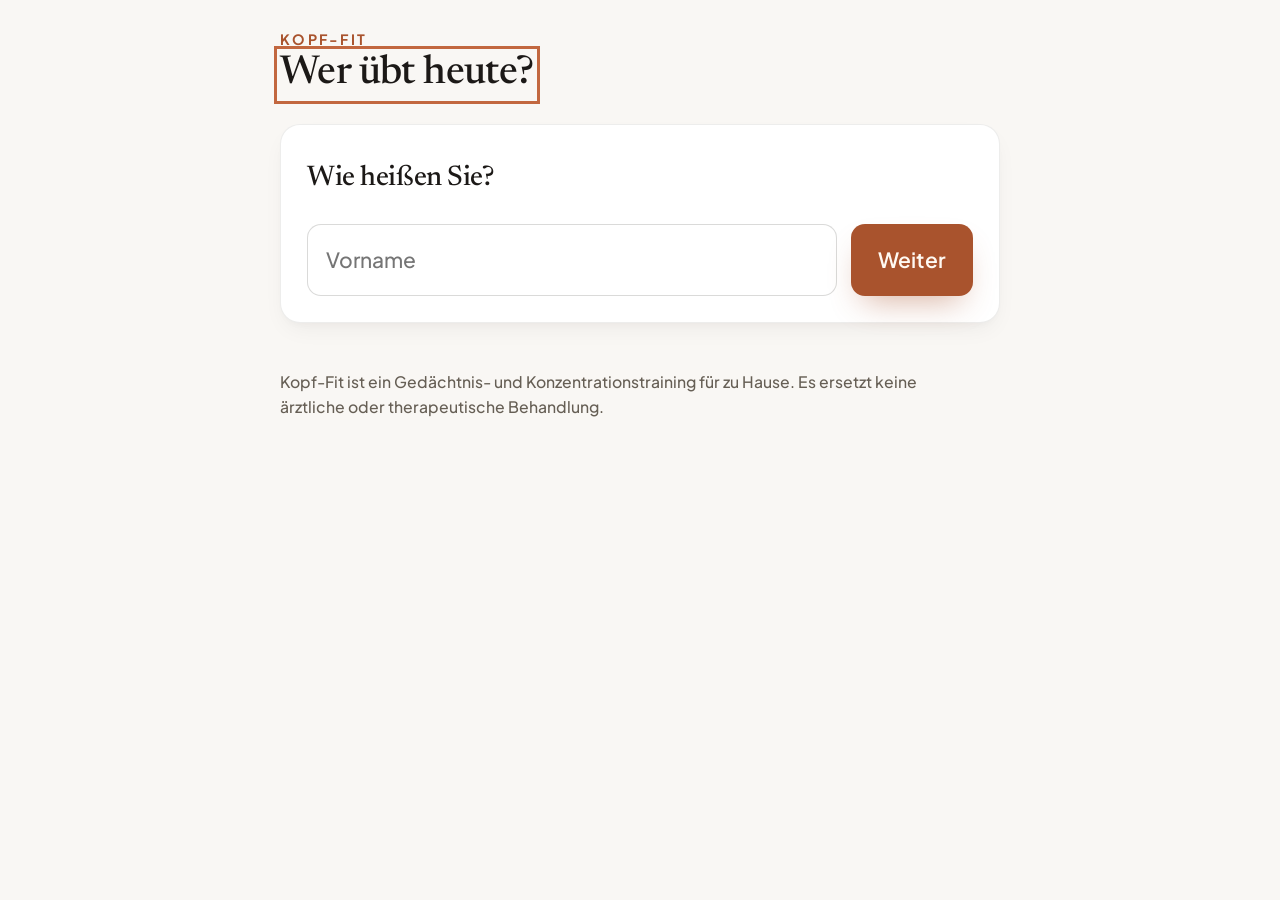
<file: index.html>
<!doctype html>
<html lang="de">
<head>
  <meta charset="utf-8">
  <meta name="viewport" content="width=device-width, initial-scale=1, viewport-fit=cover">
  <title>Kopf-Fit</title>
  <meta name="description" content="Gedächtnis- und Konzentrationstraining mit Kartenspielen – kostenlos und offline.">
  <meta name="theme-color" content="#F9F7F4">
  <meta name="color-scheme" content="light dark">
  <link rel="preconnect" href="https://fonts.googleapis.com">
  <link rel="preconnect" href="https://fonts.gstatic.com" crossorigin>
  <link rel="stylesheet" href="https://fonts.googleapis.com/css2?family=Newsreader:ital,opsz,wght@0,6..72,400..600;1,6..72,400..500&family=Plus+Jakarta+Sans:wght@400;500;600;700&display=swap">
  <link rel="manifest" href="manifest.webmanifest">
  <link rel="icon" href="icon.svg" type="image/svg+xml">
  <link rel="apple-touch-icon" href="icon.svg">
  <link rel="stylesheet" href="style.css">
  <link rel="stylesheet" href="css/gedaechtnis.css">
  <link rel="stylesheet" href="css/planen.css">
  <link rel="stylesheet" href="css/sehen.css">
  <link rel="stylesheet" href="css/karten.css">
  <link rel="stylesheet" href="css/auswertung.css">
  <link rel="stylesheet" href="css/patience.css">
  <link rel="stylesheet" href="css/skat.css">
  <link rel="stylesheet" href="css/romme66.css">
  <link rel="stylesheet" href="css/aufmerksamkeit2.css">
  <link rel="stylesheet" href="css/sehen2.css">
  <link rel="stylesheet" href="css/profil.css">
  <link rel="stylesheet" href="css/visuomotorik.css">
  <link rel="stylesheet" href="css/beruf.css">
  <link rel="stylesheet" href="css/therapie.css">
  <link rel="stylesheet" href="css/bedienung.css">
</head>
<body>
  <div id="app" aria-live="polite"></div>
  <noscript>Bitte JavaScript aktivieren, um Kopf-Fit zu nutzen.</noscript>
  <script type="module" src="js/app.js"></script>
</body>
</html>
</file>
<file: style.css>
/* Kopf-Fit – Gestaltung nach Richtung A „Klar & ruhig“,
   Farben und Schriften übernommen von der VELVO-Hauptseite (Copper, Sage, warmes Canvas).
   Heller und dunkler Modus: data-theme="hell" | "dunkel" | (nichts = Systemeinstellung). */

:root {
  --canvas: #F9F7F4;
  --canvas-alt: #F1ECE6;
  --canvas-subtle: #E8E2D9;
  --card: #FFFFFF;
  --card-hover: #FCFBFA;
  --ink: #1C1917;
  --ink-secondary: #44403C;
  --muted: #665F55;
  --line: rgba(28, 25, 23, 0.08);
  --line-strong: rgba(28, 25, 23, 0.16);
  --copper: #C2673F;
  --copper-dark: #A9532D;
  --copper-hover: #924522;
  --copper-light: #E0A97F;
  --copper-text: #A9532D;
  --copper-subtle: rgba(194, 103, 63, 0.10);
  --sage: #4E7057;
  --sage-light: #E7EFE9;
  --blau: #3F6390;
  --pflaume: #7A4E6E;
  --ocker: #9A7420;
  --petrol: #2F6F6A;
  --schiefer: #5A5F6B;
  --on-accent: #FFF9F2;
  --feature: #161514;
  --feature-card: #201E1C;
  --feature-text: #F3EFEA;
  --kartenweiss: #FFFDF9;
  --shadow-sm: 0 2px 4px rgba(28, 25, 23, 0.03);
  --shadow-md: 0 10px 24px -6px rgba(28, 25, 23, 0.06), 0 4px 8px -4px rgba(28, 25, 23, 0.04);
  --shadow-lg: 0 24px 48px -12px rgba(28, 25, 23, 0.10);
  --shadow-dark: 0 30px 60px -20px rgba(0, 0, 0, 0.45);
  --highlight: inset 0 1px 0 rgba(255, 255, 255, 0.85);
  --radius-sm: 8px;
  --radius-md: 14px;
  --radius-lg: 20px;
  --radius-xl: 28px;
  --basis: 21px;
  --tippmin: 72px;
  --serif: "Newsreader", Georgia, "Times New Roman", serif;
  --sans: "Plus Jakarta Sans", -apple-system, BlinkMacSystemFont, "Segoe UI", sans-serif;
  color-scheme: light;
}

:root[data-theme="dunkel"] {
  --canvas: #161514; --canvas-alt: #1C1A19; --canvas-subtle: #2E2A27;
  --card: #201E1C; --card-hover: #262321;
  --ink: #F3EFEA; --ink-secondary: #D8D2CA; --muted: #A89F94;
  --line: rgba(243, 239, 234, 0.09); --line-strong: rgba(243, 239, 234, 0.18);
  --copper: #D47C52; --copper-dark: #C2673F; --copper-hover: #D47C52; --copper-text: #E0A97F;
  --copper-subtle: rgba(224, 169, 127, 0.12);
  --sage: #8DB598; --sage-light: rgba(141, 181, 152, 0.14); --blau: #8EAFD6; --pflaume: #C79ABB; --ocker: #D6B25E; --petrol: #7CC0B8; --schiefer: #A9AFBC;
  --feature: #2A2623; --feature-card: #36302C; --kartenweiss: #F6F1E9;
  --shadow-sm: 0 2px 4px rgba(0, 0, 0, 0.2); --shadow-md: 0 10px 24px -6px rgba(0, 0, 0, 0.35);
  --shadow-lg: 0 24px 48px -12px rgba(0, 0, 0, 0.5); --highlight: inset 0 1px 0 rgba(255, 255, 255, 0.04);
  color-scheme: dark;
}
@media (prefers-color-scheme: dark) {
  :root:not([data-theme="hell"]) {
    --canvas: #161514; --canvas-alt: #1C1A19; --canvas-subtle: #2E2A27;
    --card: #201E1C; --card-hover: #262321;
    --ink: #F3EFEA; --ink-secondary: #D8D2CA; --muted: #A89F94;
    --line: rgba(243, 239, 234, 0.09); --line-strong: rgba(243, 239, 234, 0.18);
    --copper: #D47C52; --copper-dark: #C2673F; --copper-hover: #D47C52; --copper-text: #E0A97F;
    --copper-subtle: rgba(224, 169, 127, 0.12);
    --sage: #8DB598; --sage-light: rgba(141, 181, 152, 0.14); --blau: #8EAFD6; --pflaume: #C79ABB; --ocker: #D6B25E; --petrol: #7CC0B8; --schiefer: #A9AFBC;
    --feature: #2A2623; --feature-card: #36302C; --kartenweiss: #F6F1E9;
    --shadow-sm: 0 2px 4px rgba(0, 0, 0, 0.2); --shadow-md: 0 10px 24px -6px rgba(0, 0, 0, 0.35);
    --shadow-lg: 0 24px 48px -12px rgba(0, 0, 0, 0.5); --highlight: inset 0 1px 0 rgba(255, 255, 255, 0.04);
    color-scheme: dark;
  }
}

:root[data-schrift="normal"] { --basis: 18px; --tippmin: 64px; }
:root[data-schrift="extra"]  { --basis: 27px; --tippmin: 90px; }
:root[data-kontrast="hoch"] { --muted: var(--ink-secondary); --line: var(--line-strong); --line-strong: var(--ink); }
:root[data-ruhig="ja"] * { animation: none !important; transition: none !important; }

* { box-sizing: border-box; }
html, body { margin: 0; background: var(--canvas); color: var(--ink); }
body {
  font: 500 var(--basis)/1.55 var(--sans);
  padding-inline: max(20px, env(safe-area-inset-left));
  -webkit-font-smoothing: antialiased;
  -webkit-tap-highlight-color: transparent;
  touch-action: manipulation;
}
button { font: inherit; color: inherit; }
:focus-visible { outline: 3px solid var(--copper); outline-offset: 3px; }
h1, h2, h3 { font-family: var(--serif); font-weight: 500; letter-spacing: -0.015em; }
.ico { display: inline-grid; width: 1.25em; height: 1.25em; flex: none; }
.ico svg { width: 100%; height: 100%; }
.eyebrow { font-weight: 700; letter-spacing: .16em; font-size: .68em; text-transform: uppercase; color: var(--copper-text); }

/* ---------- Kopfzeile ---------- */
.kopf {
  display: flex; align-items: center; justify-content: space-between; gap: 16px; flex-wrap: wrap;
  max-width: 1120px; margin: 0 auto; padding-block: 28px 22px;
}
.kopf.schmal { max-width: 720px; }
.kopf-links { display: flex; align-items: center; gap: 16px; min-width: 0; }
.kopf-titel { display: flex; flex-direction: column; gap: 2px; min-width: 0; }
.kopf h1 { margin: 0; font-size: 1.9em; line-height: 1.15; }
.kopf-aktionen { display: flex; gap: 12px; flex-wrap: wrap; }
.inhalt { max-width: 1120px; margin: 0 auto; padding-block: 4px 64px; }
.inhalt.schmal { max-width: 720px; }
.einleitung { font-size: 1.1em; color: var(--ink-secondary); }
.rechtlich { color: var(--muted); font-size: .75em; margin-top: 3em; max-width: 60ch; }

/* ---------- Knöpfe ---------- */
.knopf {
  display: inline-flex; align-items: center; justify-content: center; gap: .55em;
  min-height: var(--tippmin); min-width: var(--tippmin); padding: 10px 26px;
  border: 1px solid var(--line-strong); border-radius: var(--radius-md);
  background: var(--card); color: var(--ink); box-shadow: var(--highlight), var(--shadow-sm);
  cursor: pointer; font-weight: 600;
  transition: transform .18s cubic-bezier(0.16, 1, 0.3, 1), box-shadow .18s ease, background .18s ease, border-color .18s ease;
}
.knopf:hover { border-color: var(--muted); }
.knopf:active { transform: scale(.98); }
.knopf.primaer { background: var(--copper-dark); color: var(--on-accent); border-color: transparent; box-shadow: 0 16px 32px -12px rgba(169, 83, 45, 0.45); }
.knopf.primaer:hover { background: var(--copper-hover); transform: translateY(-2px); }
.knopf.gross { font-size: 1.12em; padding-inline: 40px; }
.knopf.riesig {
  font-size: 1.5em; width: min(100%, 520px); min-height: calc(var(--tippmin) * 1.5);
  background: var(--copper-dark); color: var(--on-accent); border-color: transparent; font-family: var(--serif);
}
.knopf.aktiv, .knopf.option.aktiv { background: var(--ink); color: var(--canvas); border-color: var(--ink); }
.knopf.gefahr { color: #C0392B; border-color: rgba(192, 57, 43, .4); }
.knopfreihe { display: flex; flex-wrap: wrap; gap: 16px; margin-block: 24px; }
.mittig { text-align: center; }
.mittig .knopfreihe, .stage .knopfreihe { justify-content: center; }
.zeile { display: flex; flex-wrap: wrap; gap: 14px; }
.eingabe {
  flex: 1; min-width: 200px; min-height: var(--tippmin); font: inherit; padding: 10px 18px;
  border: 1px solid var(--line-strong); border-radius: var(--radius-md); background: var(--card); color: var(--ink);
}

/* ---------- Profile ---------- */
.profilliste { display: flex; flex-wrap: wrap; gap: 16px; margin-block: 20px 32px; }
.profilkarte {
  display: flex; align-items: center; gap: 16px; min-height: calc(var(--tippmin) * 1.15); padding: 10px 30px 10px 10px;
  border: 1px solid var(--line); border-radius: var(--radius-lg); background: var(--card); cursor: pointer;
  font-weight: 600; font-size: 1.05em; box-shadow: var(--highlight), var(--shadow-md);
}
.avatar {
  display: grid; place-items: center; width: 60px; height: 60px; border-radius: 50%;
  background: var(--copper-subtle); color: var(--copper-text); font-family: var(--serif); font-size: 1.35em;
}
.box { background: var(--card); border: 1px solid var(--line); border-radius: var(--radius-lg); padding: 8px 26px 26px; box-shadow: var(--highlight), var(--shadow-md); }
.box h2 { font-size: 1.35em; }

/* ---------- Startseite (Richtung A) ---------- */
.start { display: grid; grid-template-columns: minmax(0, 1fr) minmax(0, 1fr); gap: 32px; align-items: start; }
@media (max-width: 860px) { .start { grid-template-columns: 1fr; } }
.spalte { display: flex; flex-direction: column; gap: 20px; }

.heute {
  background: var(--feature); color: var(--feature-text); border-radius: var(--radius-xl);
  padding: 30px 32px; display: flex; flex-direction: column; gap: 12px; box-shadow: var(--shadow-dark);
  border: 1px solid rgba(255, 255, 255, 0.06);
}
.heute .eyebrow { color: var(--copper-light); }
.heute h2 { margin: 0; font-size: 1.6em; line-height: 1.2; color: #fff; }
.heute-liste { display: flex; flex-direction: column; margin: 6px 0 12px; }
.heute-liste div {
  display: flex; align-items: center; gap: 14px; padding: 11px 0; border-top: 1px solid rgba(255, 255, 255, 0.08);
  color: rgba(243, 239, 234, 0.88); font-size: .92em;
}
.heute-liste .n {
  width: 30px; height: 30px; border-radius: 50%; background: rgba(255, 255, 255, 0.08); color: var(--copper-light);
  display: grid; place-items: center; font-weight: 700; font-size: .78em; flex: none;
}
.heute .knopf.primaer { align-self: flex-start; }

.tagesknopf {
  justify-content: flex-start; width: 100%; background: transparent; box-shadow: none;
  border: 1px dashed var(--line-strong); color: var(--ink-secondary); font-weight: 500;
}
.tagesknopf.aktiv { background: var(--sage-light); border: 1px solid var(--sage); color: var(--ink); }

.woche { display: flex; flex-direction: column; gap: 4px; padding: 6px 4px; }
.woche .zahl { font-family: var(--serif); font-size: 1.45em; }
.wochenleiste { display: grid; grid-template-columns: repeat(7, minmax(0, 1fr)); gap: 8px; margin-top: 8px; }
.wochenleiste span { display: flex; flex-direction: column; align-items: center; gap: 6px; font-size: .62em; color: var(--muted); font-weight: 700; letter-spacing: .06em; }
.wochenleiste i { display: block; width: 100%; height: 12px; border-radius: 6px; background: var(--canvas-subtle); }
.wochenleiste i.an { background: var(--sage); }
.wochenleiste span.heute-tag { color: var(--ink); }

.liste { background: var(--card); border: 1px solid var(--line); border-radius: var(--radius-lg); overflow: hidden; box-shadow: var(--highlight), var(--shadow-md); }
.gruppe {
  padding: 18px 26px 10px; font-size: .64em; font-weight: 700; letter-spacing: .16em; text-transform: uppercase; color: var(--muted);
  background: var(--canvas-alt); border-top: 1px solid var(--line);
}
.gruppe:first-child { border-top: 0; }
.zeile-uebung {
  display: flex; align-items: center; gap: 16px; width: 100%; min-height: calc(var(--tippmin) * 1.05);
  padding: 10px 22px 10px 20px; border: 0; border-top: 1px solid var(--line); background: transparent;
  text-align: left; cursor: pointer; transition: background .15s ease;
}
.gruppe + .zeile-uebung { border-top: 0; }
.zeile-uebung:hover { background: var(--card-hover); }
.zeile-icon {
  width: 52px; height: 52px; border-radius: var(--radius-md); flex: none; display: grid; place-items: center;
  color: var(--akzent); background: color-mix(in srgb, var(--akzent) 12%, transparent);
  transition: transform .18s cubic-bezier(0.16, 1, 0.3, 1), background .18s ease;
}
.zeile-uebung .zeile-icon .ico { width: 28px; height: 28px; color: var(--akzent); }
.zeile-uebung:hover .zeile-icon { transform: scale(1.06); background: color-mix(in srgb, var(--akzent) 18%, transparent); }
.zeile-uebung .name { flex-grow: 1; font-weight: 600; }
.zeile-uebung .stufe { color: var(--muted); font-size: .82em; white-space: nowrap; }
.zeile-uebung > .ico { color: var(--muted); width: .9em; height: .9em; }
.a-blau { --akzent: var(--blau); } .a-pflaume { --akzent: var(--pflaume); } .a-ocker { --akzent: var(--ocker); } .a-petrol { --akzent: var(--petrol); } .a-schiefer { --akzent: var(--schiefer); } .a-sage { --akzent: var(--sage); } .a-copper { --akzent: var(--copper); }

/* ---------- Anleitung / Ergebnis ---------- */
.symbol-gross {
  width: 112px; height: 112px; margin: 16px auto 8px; border-radius: 50%; display: grid; place-items: center;
  background: var(--copper-subtle); color: var(--copper-text);
}
.symbol-gross .ico { width: 52px; height: 52px; }
.anleitung { font-family: var(--serif); font-size: 1.3em; line-height: 1.45; max-width: 32ch; margin: 18px auto; }
.ergebnis-zahl { font-family: var(--serif); font-size: 4.2em; line-height: 1; margin: 24px 0 6px; color: var(--copper-text); }
.ergebnis-zahl small { display: block; font-family: var(--sans); font-size: .17em; letter-spacing: .16em; text-transform: uppercase; color: var(--muted); font-weight: 700; margin-bottom: 10px; }
.lob { font-size: 1.8em; margin: .3em 0 0; }
.leise-text { color: var(--muted); }

/* ---------- Übungsfläche ---------- */
.uebung-kopf { padding-block: 20px 16px; }
.uebung-kopf h1 { font-size: 1.4em; }
.uebung.tisch {
  background: var(--feature); color: var(--feature-text); border-radius: var(--radius-xl);
  padding: 28px 18px 44px; box-shadow: var(--shadow-dark); border: 1px solid rgba(255, 255, 255, 0.06);
}
.uebung.tisch .hinweis, .uebung.tisch .reihenfolge { color: rgba(243, 239, 234, 0.72); }
.uebung.tisch .hinweis.gross, .uebung.tisch .spielstand { color: #fff; }
.uebung.tisch .knopf:not(.riesig) { background: var(--feature-card); color: var(--feature-text); border-color: rgba(255, 255, 255, 0.12); box-shadow: none; }
.stage { display: flex; flex-direction: column; align-items: center; gap: 22px; min-height: 60vh; }
.hinweis { margin: 0; color: var(--muted); text-align: center; font-weight: 600; }
.hinweis.gross { font-family: var(--serif); font-size: 1.4em; color: var(--ink); font-weight: 500; }
.stufe-klein { color: var(--muted); font-size: .8em; font-weight: 600; }

.feedback {
  position: fixed; left: 50%; bottom: 6%; transform: translateX(-50%); z-index: 10;
  padding: 14px 30px; border-radius: 999px; font-weight: 700; font-size: 1.1em; text-align: center;
  background: var(--card); color: var(--sage); border: 1px solid var(--line-strong); box-shadow: var(--shadow-lg);
  animation: auftauchen .25s cubic-bezier(0.16, 1, 0.3, 1); pointer-events: none; max-width: calc(100vw - 40px);
}
.feedback.neutral { color: var(--copper-text); }
@keyframes auftauchen { from { opacity: 0; transform: translate(-50%, 12px); } }

/* Reaktion */
.tippflaeche {
  width: min(100%, 640px); height: min(55vh, 460px); border: 1px solid var(--line); border-radius: var(--radius-xl);
  background: var(--card); display: grid; place-items: center; cursor: pointer; box-shadow: var(--highlight), var(--shadow-md);
}
.reiz { width: 52%; aspect-ratio: 1; border-radius: 50%; opacity: 0; transform: scale(.9); transition: opacity .12s, transform .12s; }
.reiz.sichtbar { opacity: 1; transform: none; }
.reiz.gruen { background: var(--sage); box-shadow: 0 0 0 14px var(--sage-light); }
.reiz.rot { background: var(--copper); box-shadow: 0 0 0 14px var(--copper-subtle); }

/* Zahlen */
.zahlanzeige { font: 500 6em/1 var(--serif); min-height: 1.1em; }
.eingabezeile { font: 500 2.4em var(--serif); letter-spacing: .18em; }
.tastenfeld { display: grid; grid-template-columns: repeat(3, 1fr); gap: 14px; width: min(100%, 420px); }
.taste {
  min-height: calc(var(--tippmin) * 1.1); font: 500 1.7em var(--serif); cursor: pointer; color: var(--ink);
  border: 1px solid var(--line); border-radius: var(--radius-md); background: var(--card); box-shadow: var(--highlight), var(--shadow-sm);
}
.taste:active { transform: scale(.97); background: var(--canvas-alt); }

/* Wege */
.brett { display: grid; gap: 14px; width: min(100%, 520px); }
.feld { aspect-ratio: 1; border: 1px solid var(--line); border-radius: var(--radius-md); background: var(--card); cursor: pointer; transition: background .15s; box-shadow: var(--highlight), var(--shadow-sm); }
.feld.leuchtet { background: var(--copper); border-color: var(--copper); }
.feld.gewaehlt { background: var(--sage-light); border-color: var(--sage); }
.brett.gesperrt { pointer-events: none; }

/* Suchbild */
.suchkopf { display: flex; align-items: center; gap: 22px; color: var(--muted); font-weight: 600; }
.suchziel { font-size: 2.8em; background: var(--card); border: 2px solid var(--copper); border-radius: var(--radius-md); padding: 2px 18px; }
.suchraster { display: grid; gap: 10px; width: min(100%, 860px); }
.suchitem { aspect-ratio: 1; min-height: 56px; font-size: 1.9em; border: 1px solid var(--line); border-radius: var(--radius-sm); background: var(--card); cursor: pointer; padding: 0; }
.suchitem.gefunden { background: var(--sage-light); border-color: var(--sage); opacity: .7; }
.wackeln { animation: wackeln .35s; }
@keyframes wackeln { 25% { transform: translateX(-4px); } 75% { transform: translateX(4px); } }

/* ---------- Spielkarten ---------- */
.kartenplatz { display: flex; gap: 26px; justify-content: center; min-height: 12em; }
.karte {
  --kf: #1C1917;
  position: relative; width: clamp(120px, 26vw, 190px); aspect-ratio: 5 / 7; border-radius: 14px;
  background: var(--kartenweiss); border: 0; color: var(--kf);
  box-shadow: 0 18px 36px -14px rgba(0, 0, 0, 0.55), inset 0 0 0 1px rgba(0, 0, 0, 0.06);
  display: grid; place-items: center; padding: 0; cursor: default; font-family: var(--serif); font-weight: 500;
}
button.karte { cursor: pointer; }
.farbsymbol { display: inline-grid; place-items: center; line-height: 1; }
.farbsymbol svg { width: 1em; height: 1em; display: block; }
.karte .ecke { display: flex; flex-direction: column; align-items: center; gap: 2px; }
.karte .ecke .farbsymbol { font-size: .85em; }
.stapel { display: inline-flex; align-items: center; justify-content: center; gap: .45em; }
.karte .ecke { position: absolute; top: 10px; left: 12px; font-size: .95em; line-height: 1; }
.karte .mitte { font-size: 3.3em; line-height: 1; }
.karte .wert { position: absolute; bottom: 10px; right: 12px; font-size: .95em; line-height: 1; transform: rotate(180deg); }
.karte.kreuz { --kf: #3F6B4B; } .karte.pik { --kf: #1C1917; } .karte.herz { --kf: #B24A26; } .karte.karo { --kf: #3F6390; }
.karte.eichel { --kf: #6B4A2B; } .karte.gruen { --kf: #3F6B4B; } .karte.rot { --kf: #B24A26; } .karte.schellen { --kf: #A67514; }
.karte.rueckseite {
  background:
    radial-gradient(circle at 50% 50%, rgba(255, 249, 242, .18) 0 16%, transparent 17%),
    repeating-linear-gradient(45deg, transparent 0 8px, rgba(255, 249, 242, .08) 8px 9px),
    linear-gradient(160deg, #C2673F, #8F4323);
  box-shadow: 0 18px 36px -14px rgba(0, 0, 0, 0.55), inset 0 0 0 6px rgba(255, 249, 242, .9);
}
.karte.neu { animation: karte-neu .3s cubic-bezier(0.16, 1, 0.3, 1); }
@keyframes karte-neu { from { opacity: 0; transform: translateY(-14px); } }
.karte.erledigt { opacity: .3; }
.reihenfolge { margin: 0; font-weight: 600; letter-spacing: .06em; }
.stapelreihe { display: flex; flex-wrap: wrap; gap: 14px; justify-content: center; }
.stapel {
  min-width: 150px; min-height: calc(var(--tippmin) * 1.35); padding: 10px 22px; border-radius: var(--radius-md);
  border: 0; background: var(--kartenweiss); font: 500 1.15em var(--serif); cursor: pointer; color: #1C1917;
  box-shadow: 0 12px 24px -12px rgba(0, 0, 0, 0.6);
}
.stapel:active { transform: scale(.97); }
.stapel.kreuz, .stapel.gruen { color: #3F6B4B; } .stapel.herz, .stapel.rot { color: #B24A26; }
.stapel.karo { color: #3F6390; } .stapel.eichel { color: #6B4A2B; } .stapel.schellen { color: #A67514; }
.memorybrett { display: grid; gap: 14px; width: min(100%, 1000px); }
.memorybrett .karte { width: 100%; font-size: .75em; }
.spielstand { font: 500 1.5em var(--serif); }

/* ---------- Verlauf & Einstellungen ---------- */
.verlauf { background: var(--card); border: 1px solid var(--line); border-radius: var(--radius-lg); padding: 4px 26px 24px; margin-bottom: 18px; box-shadow: var(--highlight), var(--shadow-sm); }
.verlauf h2 { font-size: 1.25em; }
.balken { display: flex; align-items: flex-end; gap: 6px; height: 110px; }
.balken span { flex: 1; max-width: 28px; background: var(--copper); border-radius: 6px 6px 2px 2px; min-height: 6px; opacity: .85; }
.einstellung { border-bottom: 1px solid var(--line); padding-bottom: 12px; }
.einstellung h2 { font-size: 1.25em; margin: 1.2em 0 .2em; }
.einstellung .knopfreihe { margin-block: 14px; align-items: center; }
.einstellung-label { min-width: 15em; font-weight: 600; }

@media (max-width: 600px) {
  .kopf h1 { font-size: 1.45em; }
  .karte .mitte { font-size: 2.4em; }
  .zahlanzeige { font-size: 4em; }
  .uebung.tisch { margin-inline: -8px; }
}
</file>
<file: css/gedaechtnis.css>
/* Gedächtnis-Module: Einkaufsliste (gd-liste-), Gesichter & Namen (gd-gesicht-), Alltag (gd-alltag-)
   plus gemeinsame Bausteine (gd-frage, gd-antwort, gd-zwischen). Farben für Lebensmittel,
   Haut und Haare als eigene Variablen; sie funktionieren im hellen und im dunklen Modus. */

:root {
  --gd-rot: #D9534A; --gd-orange: #EE9A3A; --gd-gelb: #F2CC4B; --gd-gelbhell: #F7E3A1;
  --gd-gruen: #6FA356; --gd-gruenhell: #B9D98A; --gd-braun: #8A5A3B; --gd-hellbraun: #D9A86C;
  --gd-weiss: #FFFDF8; --gd-blauhell: #A9CDEB; --gd-lila: #8E5C9E; --gd-rosa: #F0A9B8;
  --gd-wurst: #C0645A; --gd-zwiebel: #E2B36F; --gd-honig: #E8A93A;
  --gd-haut-1: #F6DCC6; --gd-haut-2: #EBC19E; --gd-haut-3: #D39C74; --gd-haut-4: #A9714B; --gd-haut-5: #7A4E33;
  --gd-haar-schwarz: #2B2522; --gd-haar-braun: #6B4530; --gd-haar-blond: #D8B26A; --gd-haar-rot: #B0542E;
  --gd-haar-grau: #9C9A96; --gd-haar-weiss: #E4E1DC;
  --gd-uhr-zeiger: #A9532D; --gd-tinte: #1C1917; --gd-tinte-hell: #665F55;
  --gd-augen: #2B2522; --gd-kontur: #4A3A31; --gd-mund: #9C4B42;
}

/* ---------- Gemeinsam ---------- */
.gd-frage { display: flex; flex-direction: column; align-items: center; gap: 18px; width: 100%; }
.gd-antworten { margin-block: 8px; max-width: 900px; }
.gd-antwort { min-width: calc(var(--tippmin) * 2.2); font-size: 1.15em; }
.gd-antwort:disabled { cursor: default; opacity: .75; }
.gd-antwort.gd-gewaehlt { opacity: 1; border-color: var(--ink); }
.gd-antwort.gd-richtig { opacity: 1; border: 3px solid var(--sage); background: var(--sage-light); color: var(--ink); }
.gd-zwischen { display: flex; flex-direction: column; align-items: center; gap: 10px; width: 100%; }
.gd-zwischen .hinweis.gross { font-size: 2.2em; letter-spacing: .04em; }

/* ---------- Einkaufsliste ---------- */
.gd-liste-flaeche { display: flex; flex-direction: column; align-items: center; gap: 20px; width: 100%; }
.gd-liste-zettel {
  display: grid; grid-template-columns: repeat(auto-fill, minmax(140px, 1fr)); gap: 14px;
  width: min(100%, 820px); padding: 24px; border-radius: var(--radius-lg);
  background: var(--kartenweiss); border: 1px solid var(--line-strong); box-shadow: var(--shadow-md);
}
.gd-liste-artikel {
  display: flex; flex-direction: column; align-items: center; justify-content: center; gap: 6px;
  min-height: var(--tippmin); padding: 10px; color: var(--ink); font: 600 1.05em var(--sans);
  border-radius: var(--radius-md); background: var(--card); border: 2px solid var(--line);
}
.gd-liste-zettel .gd-liste-artikel { background: transparent; border-color: transparent; color: var(--gd-tinte); }
/* Symbole immer mit dunkler Kontur auf hellem Teller – bleibt im dunklen Modus gut lesbar */
.gd-liste-bild { display: block; box-sizing: border-box; width: 84px; height: 84px; padding: 6px; border-radius: 50%; background: var(--kartenweiss); color: var(--gd-tinte); }
.gd-liste-bild svg { width: 100%; height: 100%; }
.gd-liste-einzeln .gd-liste-artikel { padding: 28px 48px; font-size: 1.8em; box-shadow: var(--shadow-md); }
.gd-liste-einzeln .gd-liste-bild { width: 200px; height: 200px; padding: 14px; }
.gd-liste-raster {
  display: grid; grid-template-columns: repeat(auto-fill, minmax(140px, 1fr)); gap: 14px; width: min(100%, 900px);
}
button.gd-liste-artikel { cursor: pointer; min-height: calc(var(--tippmin) * 1.7); box-shadow: var(--highlight), var(--shadow-sm); }
button.gd-liste-artikel:disabled { cursor: default; }
.gd-liste-artikel.gd-liste-an { border: 4px solid var(--copper); background: var(--copper-subtle); }
.gd-liste-artikel.gd-liste-getroffen { border: 4px solid var(--sage); background: var(--sage-light); }
.gd-liste-artikel.gd-liste-vergessen { border: 4px dashed var(--sage); }

/* ---------- Gesichter & Namen ---------- */
.gd-gesicht-flaeche { display: flex; flex-direction: column; align-items: center; gap: 18px; width: 100%; }
.gd-gesicht-bild { display: block; width: 110px; aspect-ratio: 120 / 140; max-width: 100%; border-radius: var(--radius-md); overflow: hidden; }
.gd-gesicht-bild svg { display: block; width: 100%; height: 100%; }
.gd-gesicht-bild.gd-gesicht-gross { width: min(62vw, 240px); box-shadow: var(--shadow-md); }
.gd-gesicht-bild.gd-gesicht-mittel { width: min(50vw, 180px); box-shadow: var(--shadow-md); }
.gd-gesicht-steckbrief { display: flex; flex-direction: column; align-items: center; gap: 8px; text-align: center; }
.gd-gesicht-name { margin: 6px 0 0; font: 500 2em/1.1 var(--serif); color: var(--ink); }
.gd-gesicht-info { margin: 0; font-size: 1.15em; font-weight: 600; color: var(--muted); }
.gd-gesicht-galerie { display: grid; grid-template-columns: repeat(auto-fill, minmax(150px, 1fr)); gap: 18px; width: min(100%, 900px); }
.gd-gesicht-kachel {
  display: flex; flex-direction: column; align-items: center; gap: 4px; padding: 14px; text-align: center;
  background: var(--card); border: 1px solid var(--line); border-radius: var(--radius-lg); box-shadow: var(--shadow-sm);
}
.gd-gesicht-kachel .gd-gesicht-name { font-size: 1.3em; }
.gd-gesicht-kachel .gd-gesicht-info { font-size: 1em; }
.gd-gesicht-wahl .gd-antwort { padding: 10px; min-width: 0; }
.gd-gesicht-wahl .gd-gesicht-bild { width: min(38vw, 150px); }

/* ---------- Alltag ---------- */
.gd-alltag-flaeche { display: flex; flex-direction: column; align-items: center; gap: 20px; width: 100%; }
.gd-alltag-zettel {
  width: min(100%, 560px); padding: 28px 32px; border-radius: var(--radius-lg);
  padding-top: 38px; background: var(--kartenweiss); color: var(--gd-tinte); border: 1px solid var(--line-strong);
  --gd-alltag-band: var(--copper); box-shadow: inset 0 10px 0 var(--gd-alltag-band), var(--shadow-md);
}
.gd-alltag-notiz { --gd-alltag-band: var(--sage); }
.gd-alltag-pinzettel { --gd-alltag-band: var(--blau); text-align: center; }
.gd-alltag-titel { margin: 0 0 12px; font: 600 1.1em var(--sans); color: var(--gd-tinte-hell); }
.gd-alltag-zeilen { margin: 0; padding-left: 1.2em; font: 500 1.6em/1.45 var(--serif); }
.gd-alltag-termin .gd-alltag-zeilen { list-style: none; padding-left: 0; }
.gd-alltag-pin { margin: 0; font: 500 3.6em/1.1 var(--serif); letter-spacing: .08em; }
.gd-alltag-uhrbox { display: flex; flex-direction: column; align-items: center; gap: 16px; }
.gd-alltag-uhr { width: min(80vw, 320px); aspect-ratio: 1; }
.gd-alltag-uhr svg { width: 100%; height: 100%; }

@media (max-width: 600px) {
  .gd-liste-zettel, .gd-liste-raster { grid-template-columns: repeat(2, 1fr); }
  .gd-alltag-zeilen { font-size: 1.3em; }
  .gd-alltag-pin { font-size: 2.6em; }
}
.gd-alltag-uhr text { font-family: var(--serif); }
</file>
<file: css/planen.css>
/* ==========================================================================
   Planen & Denken – Einkaufen, Turm, Regeln wechseln, Abläufe ordnen
   Nur Klassen mit Präfix pl-einkauf-, pl-turm-, pl-regeln-, pl-ablauf-
   ========================================================================== */

/* ---------- Einkaufen ---------- */
.pl-einkauf-oben { display: flex; flex-wrap: wrap; gap: 16px; width: min(100%, 860px); justify-content: center; }
.pl-einkauf-geld {
  display: flex; flex-direction: column; align-items: center; justify-content: center; gap: 4px;
  min-width: 180px; padding: 14px 24px; border-radius: var(--radius-lg);
  background: var(--card); border: 2px solid var(--sage); box-shadow: var(--shadow-md); color: var(--muted); font-weight: 600;
}
.pl-einkauf-geld strong { font: 500 1.8em var(--serif); color: var(--ink); }
.pl-einkauf-zettelbox, .pl-einkauf-korb {
  flex: 1; min-width: 240px; padding: 14px 20px; border-radius: var(--radius-lg);
  background: var(--card); border: 1px solid var(--line-strong); box-shadow: var(--shadow-md);
}
.pl-einkauf-korb { width: min(100%, 860px); flex: none; }
.pl-einkauf-titel { display: block; font-weight: 700; color: var(--muted); margin-bottom: 8px; }
.pl-einkauf-zettel { list-style: none; margin: 0; padding: 0; display: flex; flex-wrap: wrap; gap: 8px 22px; font-size: 1.1em; }
.pl-einkauf-zettel li::before {
  content: ""; display: inline-block; width: .8em; height: .8em; margin-right: .45em; vertical-align: -.05em;
  border: 2px solid var(--line-strong); border-radius: 4px;
}
.pl-einkauf-zettel li.erledigt { color: var(--muted); text-decoration: line-through; }
.pl-einkauf-zettel li.erledigt::before { background: var(--sage); border-color: var(--sage); }

.pl-einkauf-regal { display: grid; grid-template-columns: repeat(auto-fill, minmax(150px, 1fr)); gap: 14px; width: min(100%, 860px); }
.pl-einkauf-artikel {
  display: flex; flex-direction: column; align-items: center; gap: 2px; min-height: calc(var(--tippmin) * 1.9);
  padding: 10px 8px; font: inherit; color: var(--ink); cursor: pointer;
  background: var(--card); border: 1px solid var(--line); border-radius: var(--radius-md); box-shadow: var(--highlight), var(--shadow-sm);
}
.pl-einkauf-artikel:active { transform: scale(.98); }
.pl-einkauf-artikel.im-korb { background: var(--sage-light); border-color: var(--sage); }
.pl-einkauf-bild svg { width: 64px; height: 64px; color: var(--ink); }
.pl-einkauf-name { font-weight: 600; }
.pl-einkauf-variante { font-size: .85em; color: var(--muted); }
.pl-einkauf-preis { font: 500 1.15em var(--serif); color: var(--copper-text); }

.pl-einkauf-korbliste { display: flex; flex-wrap: wrap; gap: 10px; }
.pl-einkauf-korbteil {
  display: flex; align-items: center; gap: 10px; min-height: var(--tippmin); padding: 6px 16px 6px 8px;
  font: inherit; color: var(--ink); cursor: pointer;
  background: var(--canvas-alt); border: 1px solid var(--line-strong); border-radius: var(--radius-md);
}
.pl-einkauf-korbteil svg { width: 40px; height: 40px; }
.pl-einkauf-zurueck { font-size: .8em; color: var(--muted); text-decoration: underline; }
.pl-einkauf-leer { color: var(--muted); }
.pl-einkauf-summe { margin: 12px 0 0; font-weight: 700; text-align: right; }
.pl-einkauf-gesperrt { pointer-events: none; opacity: .75; }

/* ---------- Turm ---------- */
.pl-turm-zielbox { display: flex; align-items: center; gap: 14px; color: var(--muted); font-weight: 600; }
.pl-turm-zielbild {
  display: grid; grid-template-columns: repeat(3, 1fr); gap: 6px; width: 190px; height: 86px; padding: 8px;
  background: var(--card); border: 2px dashed var(--line-strong); border-radius: var(--radius-md);
}
.pl-turm-feld { display: grid; grid-template-columns: repeat(3, 1fr); gap: 14px; width: min(100%, 760px); }
.pl-turm-stab {
  position: relative; display: flex; flex-direction: column; justify-content: flex-end; align-items: center;
  min-height: max(260px, calc(var(--tippmin) * 3.6)); padding: 12px 8px 14px; font: inherit; cursor: pointer;
  background: var(--card); border: 2px solid var(--line); border-radius: var(--radius-lg); box-shadow: var(--highlight), var(--shadow-md);
}
.pl-turm-stab.klein { min-height: 0; padding: 0 2px 2px; border: 0; border-bottom: 2px solid var(--line-strong); border-radius: 0; background: none; box-shadow: none; cursor: default; }
.pl-turm-stab.gewaehlt { border-color: var(--copper); background: var(--copper-subtle); }
.pl-turm-stange {
  position: absolute; left: 50%; bottom: 14px; top: 28px; width: 8px; transform: translateX(-50%);
  background: var(--line-strong); border-radius: 4px;
}
.pl-turm-stab.klein .pl-turm-stange { top: 4px; bottom: 2px; width: 3px; }
.pl-turm-stapel { position: relative; display: flex; flex-direction: column; align-items: center; gap: 4px; width: 100%; }
.pl-turm-stab.klein .pl-turm-stapel { gap: 2px; }
.pl-turm-scheibe { height: 30px; border-radius: 999px; box-shadow: var(--shadow-sm); transition: transform .15s; }
.pl-turm-stab.klein .pl-turm-scheibe { height: 11px; }
.pl-turm-scheibe.angehoben { transform: translateY(-22px); outline: 3px solid var(--ink); outline-offset: 2px; }
.pl-turm-farbe0 { background: var(--copper); }
.pl-turm-farbe1 { background: var(--sage); }
.pl-turm-farbe2 { background: var(--blau); }
.pl-turm-farbe3 { background: var(--ink); }
.pl-turm-farbe4 { background: var(--muted); }
.pl-turm-zaehler { margin: 0; font: 500 1.4em var(--serif); }
.pl-turm-gesperrt { pointer-events: none; }

/* ---------- Regeln wechseln ---------- */
.pl-regeln-regel { min-height: 1.4em; }
.pl-regeln-vorlagen { display: flex; flex-wrap: wrap; justify-content: center; gap: 16px; }
.pl-regeln-karte {
  --pl-regeln-f0: #C2673F; --pl-regeln-f1: #4E7057; --pl-regeln-f2: #3F6390; --pl-regeln-f3: #1C1917;
  display: grid; place-items: center; width: clamp(96px, 20vw, 150px); aspect-ratio: 5 / 7; padding: 6px;
  background: var(--kartenweiss); border: 2px solid var(--line-strong); border-radius: var(--radius-md); box-shadow: var(--shadow-md);
}
.pl-regeln-karte svg { width: 100%; height: 100%; }
button.pl-regeln-karte { cursor: pointer; min-width: var(--tippmin); }
button.pl-regeln-karte:active { transform: scale(.97); }
.pl-regeln-karte.pl-regeln-treffer { border-color: var(--sage); box-shadow: 0 0 0 6px var(--sage-light); }
.pl-regeln-karte.pl-regeln-daneben { border-color: var(--copper); box-shadow: 0 0 0 6px var(--copper-subtle); }
.pl-regeln-aktuell { width: clamp(120px, 26vw, 180px); border-color: var(--ink); }
.pl-regeln-pfeil svg { width: 40px; height: 40px; color: var(--muted); }
.pl-regeln-rueck { margin: 0; min-height: 1.5em; font-weight: 700; font-size: 1.2em; color: var(--muted); }

/* ---------- Abläufe ordnen ---------- */
.pl-ablauf-folge { list-style: none; margin: 0; padding: 0; display: flex; flex-direction: column; gap: 10px; width: min(100%, 640px); }
.pl-ablauf-platz {
  display: flex; align-items: center; gap: 14px; width: 100%; min-height: var(--tippmin); padding: 8px 16px 8px 8px;
  font: inherit; text-align: left; color: var(--ink);
  background: var(--canvas-alt); border: 2px dashed var(--line-strong); border-radius: var(--radius-md);
}
.pl-ablauf-platz.belegt { cursor: pointer; background: var(--card); border: 1px solid var(--sage); box-shadow: var(--shadow-sm); }
.pl-ablauf-platz.passt { background: var(--sage-light); border: 1px solid var(--sage); }
.pl-ablauf-platz.loesung { background: var(--card); border: 1px solid var(--copper); }
.pl-ablauf-nr {
  display: grid; place-items: center; flex: none; width: 2.1em; height: 2.1em; border-radius: 50%;
  background: var(--card); border: 1px solid var(--line-strong); font: 500 1.05em var(--serif);
}
.pl-ablauf-leer { color: var(--muted); }
.pl-ablauf-titel { margin: 6px 0 0; color: var(--muted); font-weight: 700; }
.pl-ablauf-vorrat { display: flex; flex-wrap: wrap; justify-content: center; gap: 12px; width: min(100%, 860px); }
.pl-ablauf-schritt {
  min-height: var(--tippmin); padding: 10px 20px; font: inherit; color: var(--ink); cursor: pointer; max-width: 100%;
  background: var(--card); border: 1px solid var(--line-strong); border-radius: var(--radius-md); box-shadow: var(--highlight), var(--shadow-sm);
}
.pl-ablauf-schritt:active { transform: scale(.98); background: var(--copper-subtle); }
.pl-ablauf-gesperrt { pointer-events: none; }

@media (max-width: 560px) {
  .pl-turm-feld { gap: 8px; }
  .pl-turm-scheibe { height: 24px; }
  .pl-einkauf-regal { grid-template-columns: repeat(2, 1fr); }
}
</file>
<file: css/sehen.css>
/* Kopf-Fit – Module „Geteilte Aufmerksamkeit“, „Durchstreichen“, „Blicksprung“, „Figuren vergleichen“
   Präfixe: sr-geteilt-, sr-durch-, sr-blick-, sr-figuren- */

/* ---------- Geteilte Aufmerksamkeit ---------- */
.sr-geteilt-feld {
  display: grid; grid-template-columns: 1fr 1fr; gap: clamp(16px, 4vw, 48px); width: 100%; max-width: 900px;
}
.sr-geteilt-flaeche {
  display: flex; flex-direction: column; align-items: center; justify-content: center; gap: 14px;
  min-height: max(calc(var(--tippmin) * 3), 44vh); padding: 18px 12px; font: inherit; color: var(--ink); cursor: pointer;
  background: var(--card); border: 2px solid var(--line); border-radius: var(--radius-lg); box-shadow: var(--highlight), var(--shadow-md);
  transition: border-color .15s, background .15s;
}
.sr-geteilt-flaeche:active { background: var(--canvas-alt); }
.sr-geteilt-titel { font-weight: 700; color: var(--muted); text-align: center; font-size: 1em; }
.sr-geteilt-ok { animation: sr-geteilt-ok .6s ease-out; }
@keyframes sr-geteilt-ok { from { border-color: var(--sage); background: var(--sage-light); } }

.sr-geteilt-lampe { width: min(60%, 180px); }
.sr-geteilt-lampe svg { display: block; width: 100%; height: auto; }
.sr-geteilt-gehaeuse { fill: var(--canvas-alt); stroke: var(--line-strong); stroke-width: 2; }
.sr-geteilt-licht { fill: var(--line-strong); transition: fill .08s; }
.sr-geteilt-kern { fill: none; }
.sr-geteilt-lampe[data-zustand="gruen"] .sr-geteilt-licht { fill: var(--sage); }
.sr-geteilt-lampe[data-zustand="gruen"] .sr-geteilt-kern { fill: var(--kartenweiss); } /* zweites Merkmal, nicht nur Farbe */
.sr-geteilt-lampe[data-zustand="blau"] .sr-geteilt-licht { fill: var(--blau); }
.sr-geteilt-lampe[data-zustand="kupfer"] .sr-geteilt-licht { fill: var(--copper); }

.sr-geteilt-zahl { font: 500 clamp(3.5em, 12vw, 6em)/1 var(--serif); min-height: 1.1em; min-width: 2ch; text-align: center; transition: opacity .08s; }
.sr-geteilt-weg { opacity: 0; }

/* ---------- Durchstreichen ---------- */
.sr-durch-kopf { display: flex; align-items: center; justify-content: center; gap: 20px; }
.sr-durch-vorlage {
  display: grid; place-items: center; width: calc(var(--tippmin) * 1.2); height: calc(var(--tippmin) * 1.2);
  border-radius: var(--radius-md); background: var(--copper-subtle); color: var(--copper-text);
}
.sr-durch-vorlage svg { width: 70%; height: 70%; }
.sr-durch-raster { display: grid; gap: 6px; width: 100%; }
.sr-durch-zeichen {
  position: relative; display: grid; place-items: center; min-height: var(--tippmin); min-width: 0; padding: 6px;
  background: transparent; border: 2px solid transparent; border-radius: var(--radius-md); color: var(--ink); cursor: pointer;
}
.sr-durch-zeichen svg { width: min(100%, 52px); height: auto; pointer-events: none; }
.sr-durch-markiert { background: var(--sage-light); border-color: var(--sage); color: var(--sage); }
.sr-durch-markiert::after { /* „durchgestrichen“ */
  content: ""; position: absolute; left: 14%; right: 14%; top: 50%; height: 4px; border-radius: 2px;
  background: var(--sage); transform: rotate(-35deg); pointer-events: none;
}
.sr-durch-nein { animation: sr-durch-nein .4s ease-out; }
@keyframes sr-durch-nein { 0%, 100% { translate: 0; } 30% { translate: -4px; } 70% { translate: 4px; } }
.sr-durch-uebersehen { border-color: var(--copper); border-style: dashed; background: var(--copper-subtle); }
.sr-durch-gesperrt { pointer-events: none; }

/* ---------- Blicksprung ---------- */
.sr-blick-feld {
  position: relative; width: 100%; height: min(62vh, 620px); min-height: 320px; overflow: hidden;
  background: var(--card); border: 1px solid var(--line); border-radius: var(--radius-lg); box-shadow: var(--highlight), var(--shadow-md);
}
.sr-blick-mitte {
  position: absolute; left: 50%; top: 50%; width: 22px; height: 22px; translate: -50% -50%;
  border: 3px solid var(--line-strong); border-radius: 50%;
}
.sr-blick-ziel, .sr-blick-ablenk {
  position: absolute; width: max(var(--tippmin), 84px); height: max(var(--tippmin), 84px); translate: -50% -50%;
}
.sr-blick-ziel {
  padding: 0; background: transparent; border: 0; border-radius: 50%; cursor: pointer; color: var(--copper);
  animation: sr-blick-auf .2s ease-out;
}
.sr-blick-ziel svg, .sr-blick-ablenk svg { display: block; width: 100%; height: 100%; }
.sr-blick-ring { fill: var(--copper-subtle); stroke: var(--copper); stroke-width: 4; }
.sr-blick-punkt { fill: var(--copper); }
.sr-blick-ablenk { pointer-events: none; }
.sr-blick-ablenk-form { fill: var(--canvas-alt); stroke: var(--blau); stroke-width: 4; }
.sr-blick-weg svg { opacity: 0; transition: opacity .1s; } /* verschwunden, Stelle bleibt tippbar */
.sr-blick-getroffen .sr-blick-ring { fill: var(--sage-light); stroke: var(--sage); }
.sr-blick-getroffen .sr-blick-punkt { fill: var(--sage); }
.sr-blick-zeigen { animation: sr-blick-puls .8s ease-in-out 2; }
@keyframes sr-blick-auf { from { scale: .6; opacity: 0; } }
@keyframes sr-blick-puls { 50% { scale: 1.2; } }

/* ---------- Figuren vergleichen ---------- */
.sr-figuren-vorlage {
  width: min(46vw, 220px); aspect-ratio: 1; padding: 10px;
  background: var(--copper-subtle); border-radius: var(--radius-lg);
}
.sr-figuren-vorlage svg, .sr-figuren-option svg { display: block; width: 100%; height: 100%; }
.sr-figuren-zelle { fill: var(--copper); stroke: var(--card); stroke-width: 0.6; }
.sr-figuren-auswahl { display: grid; grid-template-columns: repeat(2, 1fr); gap: 18px; width: min(100%, 560px); }
.sr-figuren-auswahl.sr-figuren-drei { grid-template-columns: repeat(3, 1fr); width: min(100%, 720px); }
.sr-figuren-option {
  aspect-ratio: 1; min-height: calc(var(--tippmin) * 1.6); padding: 10px; cursor: pointer;
  background: var(--card); border: 2px solid var(--line); border-radius: var(--radius-lg); box-shadow: var(--highlight), var(--shadow-sm);
}
.sr-figuren-option:active { background: var(--canvas-alt); }
.sr-figuren-option:disabled { cursor: default; }
.sr-figuren-richtig { border-color: var(--sage); background: var(--sage-light); border-width: 4px; }
.sr-figuren-gewaehlt { border-color: var(--copper); border-style: dashed; }

@media (max-width: 560px) {
  .sr-figuren-auswahl.sr-figuren-drei { grid-template-columns: repeat(2, 1fr); }
  .sr-durch-raster { gap: 2px; }
  .sr-durch-zeichen { padding: 2px; }
}
</file>
<file: css/karten.css>
/* Kartenspiele mit Tisch: Mau-Mau, 17 und 4 (und später Rommé, Sechsundsechzig, Skat).
   Präfix kt-. Läuft auf dem dunklen Tisch (.uebung.tisch), daher helle Schrift. */

.kt-tisch { display: flex; flex-direction: column; align-items: center; gap: 20px; width: 100%; }

/* Statuszeile: groß, gut sichtbar, mittig */
.kt-status { min-height: 1.5em; text-align: center; }

/* Gegner (verdeckte Hände) */
.kt-gegnerreihe { display: flex; flex-wrap: wrap; justify-content: center; gap: 14px 22px; }
.kt-gegner {
  display: flex; align-items: center; gap: 14px; padding: 10px 18px 10px 12px; border-radius: var(--radius-md);
  background: rgba(255, 255, 255, 0.04); border: 2px solid rgba(255, 255, 255, 0.08); color: #fff;
  transition: border-color .2s ease, background .2s ease;
}
.kt-gegner.kt-aktiv { border-color: var(--copper-light, #E0A97F); background: rgba(224, 169, 127, 0.12); }
.kt-faecher { position: relative; width: 70px; height: 70px; }
.kt-faecher .karte { position: absolute; width: 46px; top: 0; font-size: .5em; box-shadow: 0 6px 12px -6px rgba(0, 0, 0, .6), inset 0 0 0 3px rgba(255, 249, 242, .9); }
.kt-faecher .karte:first-child { left: 2px; transform: rotate(-8deg); }
.kt-faecher .karte:last-child { left: 20px; transform: rotate(7deg); }
.kt-gegnertext { display: flex; flex-direction: column; gap: 2px; line-height: 1.2; }
.kt-name { font-weight: 700; }
.kt-anzahl, .kt-info { color: rgba(243, 239, 234, 0.72); }
.kt-info:empty { display: none; }

/* Mitte: Nachziehstapel + Ablage */
.kt-mitte { display: flex; justify-content: center; align-items: flex-start; gap: clamp(20px, 6vw, 56px); }
.kt-stapelplatz { display: flex; flex-direction: column; align-items: center; gap: 10px; }
.kt-mitte .karte { width: clamp(100px, 20vw, 150px); }
.kt-nachzieh {
  display: flex; flex-direction: column; align-items: center; gap: 10px; padding: 0; border: 0; background: none;
  color: rgba(243, 239, 234, 0.72); font: inherit; cursor: pointer; border-radius: 16px;
}
.kt-nachzieh:disabled { cursor: default; }
.kt-nachzieh:not(:disabled) .karte { outline: 3px solid rgba(243, 239, 234, 0.45); outline-offset: 5px; }
.kt-nachzieh:not(:disabled):active .karte { transform: scale(.97); }
.kt-nachzieh.kt-leer .karte { opacity: .35; }
.kt-stapeltext { font-weight: 600; }
.kt-zusatz { min-height: 1.2em; }
.kt-chip.stapel { min-width: 0; min-height: 0; padding: 6px 16px; font-size: 1em; font-weight: 600; cursor: default; }
.kt-chip:not(.stapel) { color: #fff; font-weight: 600; }

/* Eigene Hand: Reihe großer Karten, bricht bei Bedarf um */
.kt-hand {
  display: flex; flex-wrap: wrap; justify-content: center; gap: 12px;
  width: min(100%, 1000px); min-height: calc(clamp(84px, 14vw, 128px) * 1.4 + 20px); padding-top: 18px;
}
.kt-hand .karte { width: clamp(84px, 14vw, 128px); font-size: .8em; transition: transform .18s cubic-bezier(0.16, 1, 0.3, 1), box-shadow .18s ease, opacity .18s ease; }
.kt-hand button.karte:focus-visible { outline: 4px solid #fff; outline-offset: 4px; }
.kt-hand button.karte:disabled { cursor: default; }
.kt-hand.kt-waehlbar .karte.kt-spielbar {
  box-shadow: 0 0 0 5px var(--sage, #4E7057), 0 18px 36px -14px rgba(0, 0, 0, 0.55);
}
.kt-hand.kt-waehlbar .karte.kt-gewaehlt {
  transform: translateY(-16px);
  box-shadow: 0 0 0 6px var(--copper-light, #E0A97F), 0 24px 40px -14px rgba(0, 0, 0, 0.7);
}

/* Aktionen unter der Hand */
.kt-aktionen { margin-block: 4px 0; }
.uebung.tisch .kt-aktionen .knopf.primaer { background: var(--copper-dark); color: var(--on-accent); border-color: transparent; }
.uebung.tisch .kt-aktionen .knopf:disabled { opacity: .55; cursor: default; transform: none; }

/* Auswahlfragen (Farbwunsch, „Mau“) */
.kt-frage { display: grid; grid-template-columns: repeat(2, minmax(0, 1fr)); gap: 14px; width: min(100%, 560px); }
.kt-wahl { width: 100%; min-height: calc(var(--tippmin) * 1.3); font-size: 1.3em; font-weight: 600; }

/* 17 und 4 */
.kt-chips { text-align: center; }
.kt-legende { text-align: center; font-size: .9em; }
.kt-bereich { margin-bottom: -8px; }
.kt-reihe { display: flex; flex-wrap: wrap; justify-content: center; gap: 12px; min-height: calc(clamp(84px, 16vw, 140px) * 1.4); }
.kt-reihe .karte { width: clamp(84px, 16vw, 140px); font-size: .85em; }
.kt-rechnen { display: flex; flex-direction: column; align-items: center; gap: 14px; width: 100%; }
.uebung.tisch .kt-rechnen .eingabezeile { color: #fff; }

@media (max-width: 600px) {
  .kt-hand { gap: 8px; }
  .kt-hand .karte, .kt-reihe .karte { font-size: .7em; }
  .kt-gegner { padding: 6px 12px 6px 8px; }
  .kt-faecher { width: 56px; height: 60px; }
  .kt-faecher .karte { width: 38px; }
}

/* ---------- Kompakt für Tablet quer / Laptop (Koordinator) ---------- */
@media (min-width: 700px) and (max-height: 1000px) {
  .uebung.tisch:has(.kt-tisch) { padding-block: 14px 18px; }
  .kt-tisch { gap: 8px; }
  .kt-tisch .kt-faecher { transform: scale(.75); }
  .kt-tisch .kt-status { margin: 0; }
  .kt-tisch .kartenplatz { min-height: 0; }
  .kt-tisch .kartenplatz .karte, .kt-tisch .kt-stapel .karte, .kt-tisch .kt-stapelplatz .karte,
  .kt-reihe .karte, .ss-platz .karte { width: clamp(64px, 7.6vw, 92px); font-size: .62em; }
  .kt-tisch .kt-mitte, .kt-stapelplatz { gap: 6px; }
  .kt-aktionen { flex-wrap: nowrap; }
  .kt-aktionen .knopf.riesig { width: auto; min-width: 240px; min-height: calc(var(--tippmin) * 1.15); font-size: 1.3em; }
  .kt-bereich { margin: 0; }
  .ss-augen { margin: 0; }
  .kt-tisch .kt-hand { flex-wrap: nowrap; gap: 0; min-height: 0; padding-top: 10px; }
  .kt-tisch .kt-hand .karte { width: clamp(66px, 8.2vw, 100px); font-size: .66em; flex: none; }
  .kt-tisch .kt-hand .karte + .karte { margin-left: -10px; }
}
</file>
<file: css/auswertung.css>
/* ==========================================================================
   Auswertung – Einstufung (Bericht-CSS steckt inline im erzeugten Dokument)
   Nur Klassen mit Präfix aw-
   ========================================================================== */
.aw-einstufung .aw-links { text-align: left; max-width: none; margin-inline: 0; }

.aw-bereiche, .aw-ergebnis { list-style: none; margin: 18px 0; padding: 0; display: grid; gap: 12px; }
.aw-bereiche li, .aw-ergebnis li {
  display: flex; align-items: center; gap: 18px; min-height: var(--tippmin); padding: 12px 20px;
  background: var(--card); border: 1px solid var(--line); border-left: 6px solid var(--akzent, var(--copper));
  border-radius: var(--radius-md); box-shadow: var(--highlight), var(--shadow-md);
}
.aw-bereiche li > span:last-child, .aw-ergebnis li > span:last-child { display: flex; flex-direction: column; gap: 2px; }
.aw-bereiche small, .aw-ergebnis small { color: var(--muted); font-size: 1em; }
.aw-icon { display: grid; place-items: center; width: 52px; height: 52px; flex: none; color: var(--akzent, var(--copper)); }
.aw-icon .ico, .aw-icon svg { width: 40px; height: 40px; }

.aw-stufe {
  display: flex; flex-direction: column; align-items: center; justify-content: center; flex: none;
  min-width: 84px; font: 500 2.2em/1 var(--serif); color: var(--akzent, var(--copper-text));
}
.aw-stufe small { font: 700 .3em var(--sans); letter-spacing: .14em; text-transform: uppercase; color: var(--muted); margin-bottom: 4px; }

.aw-schritte { list-style: none; display: flex; flex-wrap: wrap; justify-content: center; gap: 8px 20px; margin: 4px 0 18px; padding: 0; color: var(--muted); font-size: 1em; }
.aw-schritte li { display: flex; align-items: center; gap: 8px; }
.aw-punkt { width: 16px; height: 16px; border-radius: 50%; border: 2px solid var(--line-strong); }
.aw-schritte .aw-fertig .aw-punkt { background: var(--sage); border-color: var(--sage); }
.aw-schritte .aw-jetzt { color: var(--ink); font-weight: 700; }
.aw-schritte .aw-jetzt .aw-punkt { border-color: var(--copper); background: var(--copper-subtle); }

.aw-vorsatz { font-weight: 600; color: var(--sage); font-size: 1.1em; margin: 8px 0 0; }
.aw-spaeter { margin-top: 4px; }
</file>
<file: css/patience.css>
/* Patience (Klondike, Freecell). Präfix pa-. Läuft auf dem dunklen Tisch (.uebung.tisch).
   Kartenbreite --pa-w wird im Skript so gesetzt, dass das Spiel auf dem Tablet quer ohne Scrollen passt. */

.pa-tisch { display: flex; flex-direction: column; align-items: stretch; gap: 12px; width: 100%; }
.pa-status { min-height: 1.5em; text-align: center; margin-top: -8px; }
.pa-info { color: rgba(243, 239, 234, 0.72); }
.pa-aktionen { justify-content: center; gap: 10px; }
.pa-aktionen .pa-knopf { padding-inline: 20px; }
.pa-frage { justify-content: center; }
.pa-tisch > .pa-frage { order: 1; } .pa-tisch > .pa-info { order: 0; } .pa-tisch > .pa-aktionen { order: 1; } .pa-tisch > .pa-brett { order: 2; }

/* Tablet quer und Computer: Knöpfe rechts neben dem Spiel, damit die Karten größer werden */
@media (orientation: landscape) and (min-width: 900px) {
  .pa-tisch { display: grid; grid-template-columns: minmax(0, 1fr) auto; grid-template-rows: auto 1fr; column-gap: 16px; }
  .pa-tisch > .pa-info { grid-column: 1 / -1; }
  .pa-tisch > .pa-brett { grid-column: 1; grid-row: 2; }
  .pa-tisch > .pa-aktionen { grid-column: 2; grid-row: 2; flex-direction: column; flex-wrap: nowrap; justify-content: flex-start; margin: 8px 0 0; width: 190px; }
  .pa-tisch > .pa-aktionen .pa-knopf { width: 100%; min-width: 0; }
  .pa-tisch > .pa-frage { grid-column: 1 / -1; grid-row: 2; align-self: start; z-index: 5; background: var(--feature, #2A2623); padding: 16px; border-radius: var(--radius-md); }
}

.pa-brett {
  --pa-w: 100px; --pa-h: calc(var(--pa-w) * 1.4); --pa-luecke: 12px;
  display: flex; flex-direction: column; gap: calc(var(--pa-w) * .25); width: 100%; overflow-x: auto; padding: 8px 4px 4px;
}

/* obere Reihe: Stapel, Abwurf bzw. freie Felder, Ablagen */
.pa-oben { display: flex; gap: var(--pa-luecke); justify-content: safe center; width: max-content; min-width: 100%; align-items: flex-start; }
.pa-luecke { flex: 1 1 0; min-width: 0; max-width: var(--pa-w); }
.pa-freecell .pa-luecke { max-width: calc(var(--pa-w) * .5); }
.pa-abwurf, .pa-zelle, .pa-ablage { width: var(--pa-w); height: var(--pa-h); position: relative; flex: none; }

.pa-platz {
  width: var(--pa-w); height: var(--pa-h); flex: none; position: relative; padding: 0; margin: 0;
  border-radius: calc(var(--pa-w) * .09); border: 2px dashed rgba(243, 239, 234, 0.3); background: rgba(255, 255, 255, 0.03);
  color: rgba(243, 239, 234, 0.55); font: inherit; cursor: pointer; display: grid; place-items: center;
}
.pa-platz.pa-leer { cursor: default; }
.pa-stapel { border: 0; background: none; }
.pa-stapel.pa-leer { border: 2px dashed rgba(243, 239, 234, 0.3); cursor: pointer; }
.pa-stapel .karte { position: absolute; inset: 0; }
.pa-zahl {
  position: absolute; bottom: calc(var(--pa-w) * -.02); left: 50%; transform: translate(-50%, 50%);
  background: var(--feature-card, #36302C); color: #fff; border-radius: 999px; padding: 0 .55em; font-size: .85em; font-weight: 700;
}
.pa-kreis { width: 42%; aspect-ratio: 1; border: 3px solid rgba(243, 239, 234, 0.5); border-radius: 50%; border-top-color: transparent; }
.pa-platztext { position: absolute; bottom: 10%; font-weight: 600; font-size: .85em; }
.pa-farbe { font-size: calc(var(--pa-w) * .42); line-height: 1; opacity: .5; }
.pa-f0, .pa-f1 { color: #F3EFEA; } .pa-f2, .pa-f3 { color: #E58A66; }

/* Reihen */
.pa-spalten {
  display: grid; grid-template-columns: repeat(var(--pa-n, 7), var(--pa-w)); justify-content: safe center; width: max-content; min-width: 100%;
  gap: var(--pa-luecke); min-height: var(--pa-h);
}


.pa-spalte { position: relative; width: var(--pa-w); height: 100%; border-radius: calc(var(--pa-w) * .09); cursor: pointer; }
.pa-spalte:focus-visible { outline: 4px solid #fff; outline-offset: 4px; }
.pa-leerplatz {
  position: absolute; left: 0; top: 0; width: var(--pa-w); height: var(--pa-h); border-radius: calc(var(--pa-w) * .09);
  border: 2px dashed rgba(243, 239, 234, 0.3); pointer-events: none;
}

/* Karten auf dem Patience-Tisch: kleiner, Wert und Zeichen in einer Zeile oben links (bleibt bei Überlappung sichtbar) */
.pa-brett .karte {
  width: var(--pa-w); height: var(--pa-h); font-size: calc(var(--pa-w) * .17); border-radius: calc(var(--pa-w) * .09);
  box-shadow: 0 4px 10px -4px rgba(0, 0, 0, .55), inset 0 0 0 1px rgba(0, 0, 0, .12);
}
.pa-spalte .karte { position: absolute; left: 0; }
.pa-brett .karte .ecke { flex-direction: row; gap: .08em; top: .22em; left: .3em; font-size: 1.35em; font-weight: 600; }
.pa-brett .karte .ecke .farbsymbol { font-size: .8em; }
.pa-brett .karte .mitte { font-size: 2.6em; margin-top: .35em; }
.pa-brett .karte .wert { font-size: 1.1em; bottom: .3em; right: .35em; }
.pa-brett .karte.rueckseite { box-shadow: 0 4px 10px -4px rgba(0, 0, 0, .55), inset 0 0 0 calc(var(--pa-w) * .04) rgba(255, 249, 242, .9); }
/* klassisch zweifarbig: rot auf schwarz muss auf einen Blick erkennbar sein */
.pa-brett .karte.kreuz, .pa-brett .karte.pik { --kf: #1C1917; }
.pa-brett .karte.herz, .pa-brett .karte.karo { --kf: #B8321E; }
.pa-brett button.karte:focus-visible { outline: 4px solid #fff; outline-offset: 2px; z-index: 2; }

/* Markierungen */
.pa-brett .karte.pa-gewaehlt {
  box-shadow: 0 0 0 calc(var(--pa-w) * .05) var(--copper-light, #E0A97F), 0 10px 22px -8px rgba(0, 0, 0, .8);
  transform: translateY(calc(var(--pa-w) * -.06));
}
.pa-brett .karte.pa-blockiert { filter: brightness(.82); }
.pa-ziel.pa-spalte::after, .pa-ablage.pa-ziel::after, .pa-platz.pa-ziel::after {
  content: ""; position: absolute; left: -6px; right: -6px; top: -6px; bottom: -6px; border-radius: calc(var(--pa-w) * .12);
  border: 4px solid var(--sage-light, #8FB39A); pointer-events: none;
}
.pa-ziel.pa-spalte::after { min-height: calc(var(--pa-h) + 12px); }
.pa-tipp.karte, .pa-platz.pa-tipp, .pa-ablage.pa-tipp, .pa-spalte.pa-tipp { animation: pa-puls 1.1s ease-in-out 3; }
.pa-brett .karte.pa-tipp { box-shadow: 0 0 0 calc(var(--pa-w) * .05) #F3EFEA, 0 10px 22px -8px rgba(0, 0, 0, .8); }
.pa-spalte.pa-tipp::before, .pa-ablage.pa-tipp::before, .pa-platz.pa-tipp::before {
  content: ""; position: absolute; left: -6px; right: -6px; top: -6px; height: calc(var(--pa-h) + 12px); border-radius: calc(var(--pa-w) * .12);
  border: 4px dashed #F3EFEA; pointer-events: none; z-index: 3;
}
@keyframes pa-puls { 50% { opacity: .6; } }
.pa-gesperrt .pa-brett { pointer-events: none; }

@media (max-width: 600px) {
  .pa-aktionen .pa-knopf { flex: 1 1 40%; padding-inline: 10px; }
  .pa-brett .karte .mitte { display: none; }
}
</file>
<file: css/skat.css>
/* Skat und Skat-Schule. Präfix sk-. Läuft auf dem dunklen Tisch (.uebung.tisch), daher helle Schrift. */

/* ---------- Skat-Tisch ---------- */
.sk-tisch { gap: 14px; }
.sk-mitte { display: flex; flex-direction: column; align-items: center; gap: 10px; width: min(100%, 900px); }
.sk-info { margin: 0; text-align: center; color: #fff; font-weight: 600; min-height: 1.3em; }
.sk-hilfe { margin: 0; text-align: center; color: var(--copper-light, #E0A97F); font-weight: 600; }
.sk-hilfe:empty, .sk-letzter:empty { display: none; }
.sk-letzter { margin: 0; text-align: center; color: rgba(243, 239, 234, 0.72); }

/* Stich: links Computer 1, rechts Computer 2, unten Sie */
.sk-stich {
  display: grid; grid-template-columns: repeat(3, auto); grid-template-rows: auto auto;
  justify-content: center; align-items: start; column-gap: clamp(10px, 3vw, 34px); row-gap: 0;
}
.sk-slot { display: flex; flex-direction: column; align-items: center; gap: 6px; }
.sk-p1 { grid-column: 1; grid-row: 1; }
.sk-p2 { grid-column: 3; grid-row: 1; }
.sk-p0 { grid-column: 2; grid-row: 2; margin-top: calc(clamp(80px, 13vw, 118px) * -0.55); }
.sk-slotkarte { display: flex; justify-content: center; }
.sk-slotkarte .karte { width: clamp(80px, 13vw, 118px); font-size: .75em; }
.sk-leer {
  width: clamp(80px, 13vw, 118px); aspect-ratio: 5 / 7; border-radius: 12px;
  border: 2px dashed rgba(255, 255, 255, 0.14);
}
.sk-slotname { color: rgba(243, 239, 234, 0.72); font-weight: 600; }
.sk-slot.sk-amzug .sk-slotname { color: var(--copper-light, #E0A97F); }
.sk-slot.sk-sieger .karte { box-shadow: 0 0 0 5px var(--sage, #4E7057), 0 18px 36px -14px rgba(0, 0, 0, 0.55); }
.sk-slot.sk-sieger .sk-slotname { color: #fff; }
.sk-skatzeige { display: flex; gap: 10px; }

/* Gespielte Karten (Hilfe) */
.sk-gespielt { display: flex; flex-wrap: wrap; justify-content: center; gap: 6px 18px; color: rgba(243, 239, 234, 0.85); }
.sk-gespielt:empty, .sk-offen:empty { display: none; }
.sk-glabel { width: 100%; text-align: center; color: rgba(243, 239, 234, 0.72); font-weight: 600; }
.sk-gzeile { display: inline-flex; align-items: center; gap: 6px; font-size: 1em; }
.sk-gzeile .farbsymbol { display: inline-flex; width: 1.1em; height: 1.1em; }
.sk-gzeile .farbsymbol svg { width: 100%; height: 100%; }
.sk-offen { display: flex; flex-direction: column; align-items: center; gap: 8px; }
.sk-offenkarten { display: flex; flex-wrap: wrap; justify-content: center; gap: 6px; }
.sk-offenkarten .karte { width: clamp(52px, 8vw, 72px); font-size: .5em; }

/* Punkteliste */
.sk-listeansicht { display: flex; flex-direction: column; align-items: center; gap: 18px; width: min(100%, 820px); }
.sk-titel { margin: 0; font-family: var(--serif); font-weight: 500; color: #fff; }
.sk-tabellenrahmen { width: 100%; overflow-x: auto; }
.sk-liste { width: 100%; border-collapse: collapse; color: #fff; font-size: 1em; }
.sk-liste th, .sk-liste td { padding: 12px 10px; border-bottom: 1px solid rgba(255, 255, 255, 0.12); text-align: left; vertical-align: middle; }
.sk-liste th { color: rgba(243, 239, 234, 0.72); font-weight: 600; }
.sk-liste .sk-zahl { text-align: right; white-space: nowrap; font-variant-numeric: tabular-nums; }
.sk-liste tfoot td { font-weight: 700; border-bottom: 0; }
.sk-zeile-bock td { background: rgba(224, 169, 127, 0.08); }
.sk-zeile-ramsch td { background: rgba(78, 112, 87, 0.14); }
.sk-marke { display: inline-block; margin-left: 8px; padding: 2px 10px; border-radius: 999px; font-size: .85em; font-weight: 700; }
.sk-marke-bock { background: var(--copper-dark, #A9532D); color: var(--on-accent, #FFF9F2); }
.sk-marke-ramsch { background: var(--sage, #4E7057); color: #fff; }

/* ---------- Skat-Schule ---------- */
.sk-schule { display: flex; flex-direction: column; align-items: center; gap: 18px; width: 100%; }
.sk-frage { max-width: 760px; }
.sk-schule-stich { display: flex; align-items: center; justify-content: center; gap: 12px; flex-wrap: wrap; }
.sk-schule-stich:empty { display: none; }
.sk-schule-stich .karte { width: clamp(80px, 13vw, 110px); font-size: .7em; }
.sk-schule-label { width: 100%; text-align: center; color: rgba(243, 239, 234, 0.72); font-weight: 600; }
.sk-schule-karten { display: flex; flex-wrap: wrap; justify-content: center; gap: 14px; width: min(100%, 1000px); }
.sk-schule-karten .karte { width: clamp(110px, 20vw, 160px); }
.sk-schule-karten.sk-viele .karte { width: clamp(76px, 12vw, 112px); font-size: .75em; }
.sk-schule-karten button.karte:focus-visible { outline: 4px solid #fff; outline-offset: 4px; }
.sk-schule-karten .karte.sk-richtig { box-shadow: 0 0 0 6px var(--sage, #4E7057), 0 18px 36px -14px rgba(0, 0, 0, 0.55); }
.sk-schule-karten .karte.sk-blass { opacity: .45; }
.sk-schule-knoepfe { justify-content: center; }
.sk-antwort { min-width: calc(var(--tippmin) * 1.6); font-size: 1.25em; }
.uebung.tisch .sk-antwort.sk-richtig { background: var(--sage); color: #fff; border-color: transparent; }
.sk-erklaerung { min-height: 1.3em; max-width: 760px; }
.uebung.tisch .sk-erklaerung { color: #fff; }

@media (max-width: 600px) {
  .sk-slotkarte .karte, .sk-leer { width: 70px; }
  .sk-slotkarte .karte { font-size: .6em; }
  .sk-p0 { margin-top: -30px; }
  .sk-liste th, .sk-liste td { padding: 8px 6px; }
  .sk-schule-karten .karte { width: clamp(90px, 28vw, 130px); }
  .sk-schule-karten.sk-viele .karte { width: 68px; font-size: .6em; }
}

/* ---------- Kompakt für Tablet quer / Laptop (Koordinator) ----------
   Alles Wichtige (Gegner, Stich, eigene Hand, Knöpfe) soll ohne Scrollen sichtbar sein. */
@media (min-width: 700px) and (max-height: 1000px) {
  .uebung.tisch:has(.sk-tisch) { padding-block: 14px 18px; }
  .sk-tisch { gap: 8px; }
  .sk-tisch .kt-gegner { padding-block: 4px; }
  .sk-tisch .kt-faecher { transform: scale(.75); }
  .sk-tisch .kt-status { font-size: 1.15em; margin: 0; }
  .sk-mitte { gap: 4px; }
  .sk-stich { grid-template-columns: repeat(3, auto); grid-template-rows: auto; column-gap: 18px; }
  .sk-p1, .sk-p0, .sk-p2 { grid-row: 1; margin-top: 0; }
  .sk-p1 { grid-column: 1; } .sk-p0 { grid-column: 2; } .sk-p2 { grid-column: 3; }
  .sk-slotkarte .karte, .sk-leer { width: clamp(64px, 7.5vw, 90px); }
  .sk-slotkarte .karte { font-size: .62em; }
  .sk-tisch .kt-hand { flex-wrap: nowrap; gap: 0; min-height: 0; padding-top: 10px; }
  .sk-tisch .kt-hand .karte { width: clamp(70px, 8.4vw, 100px); font-size: .68em; flex: none; }
  .sk-tisch .kt-hand .karte + .karte { margin-left: -8px; }
}
</file>
<file: css/romme66.css>
/* Rommé (Präfix ro-) und Sechsundsechzig (Präfix ss-). Läuft auf dem dunklen Tisch (.uebung.tisch). */

/* ================================================================ Rommé */

.ro-tisch { gap: 16px; }
.ro-tisch .kt-hand { gap: 10px; }
.ro-tisch .kt-hand .karte { width: clamp(70px, 10.5vw, 112px); }

/* Joker: eigene Karte mit Kronen-Zeichnung */
.karte.ro-joker { --kf: var(--copper-dark, #8F4323); }
.ro-jokerbild { display: grid; place-items: center; width: 1em; height: 1em; }
.ro-jokerbild svg { width: 100%; height: 100%; display: block; }
.karte.ro-joker .mitte.ro-jokerbild { font-size: 3em; }

/* Ablage antippbar */
.ro-ablage { border-radius: 16px; }
.ro-ablage.ro-tippbar { cursor: pointer; }
.ro-ablage.ro-tippbar .karte { outline: 3px solid rgba(243, 239, 234, 0.45); outline-offset: 5px; }
.ro-ablage.ro-tippbar:focus-visible { outline: 4px solid #fff; outline-offset: 6px; }
.ro-leer, .ss-leer {
  width: clamp(100px, 20vw, 150px); aspect-ratio: 5 / 7; border-radius: 14px; display: grid; place-items: center;
  border: 2px dashed rgba(243, 239, 234, 0.3); color: rgba(243, 239, 234, 0.72); font-weight: 600; text-align: center; padding: 6px;
}

/* Ausgelegte Kombinationen */
.ro-auslage { display: flex; flex-wrap: wrap; justify-content: center; gap: 12px 16px; width: min(100%, 1000px); }
.ro-leertext { margin: 0; color: rgba(243, 239, 234, 0.72); font-weight: 600; }
.ro-kombi {
  display: flex; flex-direction: column; align-items: center; gap: 6px; min-height: var(--tippmin); min-width: var(--tippmin);
  padding: 10px 12px 8px; border-radius: var(--radius-md); background: rgba(255, 255, 255, 0.04);
  border: 2px solid rgba(255, 255, 255, 0.1); color: #fff; font: inherit;
}
button.ro-kombi { cursor: pointer; border-color: rgba(243, 239, 234, 0.35); }
button.ro-kombi:hover { background: rgba(224, 169, 127, 0.12); }
button.ro-kombi:focus-visible { outline: 4px solid #fff; outline-offset: 3px; }
button.ro-kombi:active { transform: scale(.98); }
button.ro-kombi:disabled { cursor: default; opacity: .8; }
.ro-kombikarten { display: flex; }
.ro-kombikarten .karte { width: 54px; font-size: .5em; box-shadow: 0 6px 12px -6px rgba(0, 0, 0, .6); }
.ro-kombikarten .karte + .karte { margin-left: -20px; }
.ro-kombikarten .karte .mitte { font-size: 2.6em; }
.ro-kombiname { font-size: 1em; color: rgba(243, 239, 234, 0.72); font-weight: 600; }

.ro-info { min-height: 1.4em; }
.ro-sortieren { margin-block: 0; }
.uebung.tisch .ro-sortieren .knopf.ro-aktiv { border-color: var(--copper-light, #E0A97F); }
.kt-hand.kt-waehlbar .karte.ro-anlegbar { box-shadow: 0 0 0 5px var(--blau, #3F6390), 0 18px 36px -14px rgba(0, 0, 0, 0.55); }
.kt-hand .karte.ro-neu:not(.kt-gewaehlt)::after {
  content: ""; position: absolute; left: 50%; top: -12px; width: 12px; height: 12px; margin-left: -6px; border-radius: 50%;
  background: var(--copper-light, #E0A97F);
}

/* ================================================================ Sechsundsechzig */

.ss-tisch { gap: 16px; }
.ss-stand { margin: 0; text-align: center; }
.ss-augen { min-height: 1.4em; }

.ss-stich { display: flex; justify-content: center; gap: clamp(16px, 5vw, 40px); min-height: 1em; }
.ss-platz { display: flex; flex-direction: column; align-items: center; gap: 8px; }
.ss-platz .karte { width: clamp(90px, 16vw, 130px); font-size: .85em; }
.ss-platz .ss-leer { width: clamp(90px, 16vw, 130px); }
.ss-platztext { color: rgba(243, 239, 234, 0.72); font-weight: 600; }
.ss-sieger .karte { box-shadow: 0 0 0 5px var(--sage, #4E7057), 0 18px 36px -14px rgba(0, 0, 0, 0.55); }
.ss-sieger .ss-platztext { color: #fff; }

/* Zugedrehter Talon */
.kt-nachzieh.ss-zu .karte { transform: rotate(90deg) scale(.85); opacity: .7; }
.ss-zuchip { display: block; margin-top: 8px; text-align: center; }

/* Tastenfeld fürs Mitzählen */
.ss-rechnen { display: flex; flex-direction: column; align-items: center; gap: 14px; width: 100%; }
.uebung.tisch .ss-eingabe { color: #fff; }
.taste.ss-wort { font-family: var(--sans); font-size: 1.05em; font-weight: 600; }

@media (max-width: 600px) {
  .ro-tisch .kt-hand .karte { width: 62px; font-size: .62em; }
  .ro-kombikarten .karte { width: 44px; }
  .ro-kombikarten .karte + .karte { margin-left: -18px; }
  .ss-platz .karte, .ss-platz .ss-leer { width: 84px; }
}

/* ---------- Kompakt für Tablet quer (Koordinator): Stapel und Stich nebeneinander ---------- */
@media (min-width: 900px) and (max-height: 1000px) {
  .kt-tisch.ss-tisch { display: grid; grid-template-columns: 1fr 1fr; justify-items: center; align-items: center; column-gap: 24px; row-gap: 8px; }
  .kt-tisch.ss-tisch > * { grid-column: 1 / -1; }
  .kt-tisch.ss-tisch > .kt-mitte { grid-column: 1; justify-self: end; }
  .kt-tisch.ss-tisch > .ss-stich { grid-column: 2; justify-self: start; }
  .kt-tisch.ro-tisch .kt-mitte { flex-direction: row; }
  .ro-tisch .ro-sortieren, .ro-tisch .kt-aktionen { margin-block: 4px; }
}
</file>
<file: css/aufmerksamkeit2.css>
/* Kopf-Fit – Module „Wachsam bleiben“, „Schnell bereit“, „Blick wechseln“, „Wörter hören“, „Kurze Geschichten“
   Präfixe: au-wach- (Vigilanz), au-bereit- (Alertness), au-um- (Umschalten), au-wort- / au-modus- (Wörter,
   auch von Geschichten genutzt), au-gesch- (Geschichten), au-verlauf- (gemeinsame Verlaufsanzeige) */

/* ---------- Gemeinsam: Leistungsverlauf (Wachsam, Wachheit über den Balken, Wörter-Lernkurve) ---------- */
.au-verlauf { display: flex; flex-direction: column; gap: 10px; width: min(100%, 560px); }
.au-verlauf-liste { margin: 0 0 6px; padding-left: 1.2em; color: var(--ink); }
.au-verlauf-liste li { margin-block: 2px; }
.au-verlauf-zeile { display: grid; grid-template-columns: minmax(96px, auto) 1fr auto; align-items: center; gap: 12px; }
.au-verlauf-titel { color: var(--muted); font-weight: 600; font-size: .95em; }
.au-verlauf-spur { height: 14px; border-radius: 999px; background: var(--canvas-alt); border: 1px solid var(--line); overflow: hidden; }
.au-verlauf-balken { display: block; height: 100%; border-radius: inherit; background: var(--sage); transition: width .4s ease; }
.au-verlauf-wert { color: var(--muted); font-size: .9em; font-variant-numeric: tabular-nums; white-space: nowrap; }
.au-verlauf-satz { margin: 4px 0 0; color: var(--ink-secondary); text-align: center; }

/* ---------- Modus-Wahl: Anhören oder Nur lesen (Wörter, Geschichten) ---------- */
.au-modus { display: flex; flex-direction: column; align-items: center; gap: 16px; width: 100%; }
.au-modus-knoepfe { flex-wrap: wrap; }
.au-modus-knopf { display: flex; flex-direction: column; align-items: center; gap: 8px; min-width: calc(var(--tippmin) * 2); }
.au-modus-bild { display: block; width: 40px; height: 40px; }

/* ================= Wachsam bleiben ================= */
.au-wach-fortschritt { width: min(100%, 640px); height: 8px; border-radius: 999px; background: var(--canvas-alt); border: 1px solid var(--line); overflow: hidden; }
.au-wach-fortschritt-balken { display: block; height: 100%; width: 0; border-radius: inherit; background: var(--copper); transition: width .2s linear; }
.au-wach-vorlage { display: flex; align-items: center; gap: 10px; color: var(--muted); font-weight: 600; font-size: .95em; }
.au-wach-vorlage-bild { display: block; width: 40px; height: 32px; }
.au-wach-vorlage-bild svg { display: block; width: 100%; height: 100%; }
.au-wach-rahmen { position: relative; width: 100%; }
.au-wach-szene {
  position: relative; width: 100%; height: min(48vh, 380px); min-height: 220px; overflow: hidden;
  padding: 0; border: 1px solid var(--line); border-radius: var(--radius-xl); cursor: pointer;
  background: linear-gradient(180deg, var(--canvas-alt) 0%, var(--canvas-alt) 62%, var(--card) 62%, var(--card) 100%);
  box-shadow: var(--highlight), var(--shadow-md);
}
.au-wach-wand { position: absolute; inset: 0 0 38% 0; display: flex; justify-content: space-around; align-items: flex-end; padding-bottom: 14%; pointer-events: none; }
.au-wach-fenster { width: 14%; aspect-ratio: 5 / 3; border-radius: var(--radius-sm); background: var(--canvas-subtle); border: 1px solid var(--line); opacity: .7; }
.au-wach-band {
  position: absolute; left: 0; right: 0; bottom: 20%; height: 18%;
  background-image: repeating-linear-gradient(90deg, var(--line-strong) 0 3%, transparent 3% 14%);
  background-color: var(--kartenweiss); border-top: 3px solid var(--line-strong); border-bottom: 3px solid var(--line-strong);
}
.au-wach-rollen { position: absolute; left: 0; right: 0; bottom: 16%; height: 8%; display: flex; justify-content: space-evenly; align-items: center; pointer-events: none; }
.au-wach-rolle { width: 5%; aspect-ratio: 1; border-radius: 50%; background: var(--muted); opacity: .35; }
.au-wach-paket { position: absolute; bottom: 24%; left: -18%; width: 15%; aspect-ratio: 100 / 80; transition: left .12s linear; will-change: left; }
.au-wach-paket svg { display: block; width: 100%; height: 100%; }
.au-wach-karton { fill: var(--copper-light); stroke: var(--copper-dark); stroke-width: 2.5; }
.au-wach-deckel { fill: var(--copper-dark); opacity: .8; }
.au-wach-kante, .au-wach-band-klebe { stroke: var(--copper-dark); stroke-width: 1.5; fill: none; opacity: .5; }
.au-wach-band-klebe { fill: none; }
.au-wach-etikett { fill: var(--kartenweiss); stroke: var(--copper-dark); stroke-width: 1.5; }
.au-wach-aufkleber { fill: var(--kartenweiss); stroke: var(--ink); stroke-width: 2.5; }
.au-wach-aufkleber-kern { fill: var(--sage); }
.au-wach-ok { position: absolute; inset: -6% -6% auto auto; width: 46%; animation: au-wach-ok .5s ease-out; }
.au-wach-ok-kreis { fill: var(--sage-light); stroke: var(--sage); stroke-width: 2.5; }
.au-wach-ok-haken { fill: none; stroke: var(--sage); stroke-width: 3.5; stroke-linecap: round; stroke-linejoin: round; }
@keyframes au-wach-ok { from { opacity: 0; scale: .6; } }
.au-wach-pause {
  position: absolute; inset: 0; display: flex; flex-direction: column; align-items: center; justify-content: center; gap: 18px;
  background: color-mix(in srgb, var(--canvas) 90%, transparent); border-radius: inherit; text-align: center; padding: 16px;
}
.au-wach-pause[hidden] { display: none; }
:root[data-ruhig="ja"] .au-wach-paket { transition: none; }

/* ================= Schnell bereit ================= */
.au-bereit-schild { margin: 0; font-weight: 700; color: var(--muted); text-transform: none; }
.au-bereit-schild[data-bedingung="mit"] { color: var(--blau); }
.au-bereit-schild[data-bedingung="ohne"] { color: var(--copper-text); }
.au-bereit-intro { display: flex; flex-direction: column; align-items: center; gap: 18px; max-width: 560px; text-align: center; }
.au-bereit-flaeche {
  position: relative; width: min(100%, 460px); height: min(42vh, 320px); min-height: 200px;
  padding: 0; border: 1px solid var(--line); border-radius: var(--radius-xl); cursor: pointer;
  background: var(--card); box-shadow: var(--highlight), var(--shadow-md); display: grid; place-items: center;
}
.au-bereit-flaeche[hidden] { display: none; }
.au-bereit-ring {
  position: absolute; width: 60%; aspect-ratio: 1; border-radius: 50%; border: 6px solid var(--line-strong);
  opacity: .5; transition: border-color .1s, opacity .1s;
}
.au-bereit-ring.an { border-color: var(--blau); opacity: 1; box-shadow: 0 0 0 10px color-mix(in srgb, var(--blau) 16%, transparent); }
.au-bereit-reiz { width: 30%; aspect-ratio: 1; border-radius: 50%; background: var(--line); opacity: 0; transform: scale(.85); transition: opacity .08s, transform .08s; }
.au-bereit-reiz.sichtbar { opacity: 1; transform: none; }
.au-bereit-reiz.ziel { background: var(--sage); box-shadow: 0 0 0 14px var(--sage-light); }
.au-bereit-reiz.ablenker { background: var(--copper); border-radius: var(--radius-sm); box-shadow: 0 0 0 12px var(--copper-subtle); }
:root[data-ruhig="ja"] .au-bereit-ring, :root[data-ruhig="ja"] .au-bereit-reiz { transition: none; }

/* ================= Blick wechseln ================= */
.au-um-feld { display: grid; grid-template-columns: 1fr 1fr; gap: clamp(14px, 3vw, 36px); width: 100%; max-width: 900px; }
.au-um-bereich {
  position: relative; display: flex; flex-direction: column; align-items: center; gap: 8px; padding: 18px 12px;
  background: var(--card); border: 3px solid var(--line); border-radius: var(--radius-lg); box-shadow: var(--highlight), var(--shadow-sm);
  transition: border-color .15s, box-shadow .15s;
}
.au-um-jetzt {
  position: absolute; top: -12px; left: 50%; translate: -50% 0; padding: 3px 14px; border-radius: 999px;
  background: var(--copper-dark); color: var(--on-accent); font-size: .78em; font-weight: 700; opacity: 0; transition: opacity .12s;
}
.au-um-feld[data-aktiv="zahl"] .au-um-bereich[data-feld="zahl"],
.au-um-feld[data-aktiv="buchstabe"] .au-um-bereich[data-feld="buchstabe"] {
  border-color: var(--copper); box-shadow: var(--highlight), 0 0 0 6px var(--copper-subtle);
}
.au-um-feld[data-aktiv="zahl"] .au-um-bereich[data-feld="zahl"] .au-um-jetzt,
.au-um-feld[data-aktiv="buchstabe"] .au-um-bereich[data-feld="buchstabe"] .au-um-jetzt { opacity: 1; }
.au-um-feld.au-um-ohne-hinweis .au-um-bereich { border-color: var(--line); box-shadow: var(--highlight), var(--shadow-sm); }
.au-um-feld.au-um-ohne-hinweis .au-um-jetzt { opacity: 0; }
.au-um-titel { margin: 0; font: 500 1.1em var(--serif); color: var(--ink); }
.au-um-frage { margin: 0; color: var(--muted); font-size: .9em; text-align: center; }
.au-um-zeichen { min-height: 1.3em; font: 700 clamp(2.6em, 9vw, 4.2em)/1 var(--serif); color: var(--ink); }
.au-um-knoepfe { display: flex; flex-wrap: wrap; gap: 10px; justify-content: center; width: 100%; }
.au-um-antwort { min-width: calc(var(--tippmin) * 1.6); }
.au-um-antwort.au-um-ok { border-color: var(--sage); background: var(--sage-light); color: var(--ink); }

/* ================= Wörter hören ================= */
.au-wort-flaeche { display: flex; flex-direction: column; align-items: center; gap: 20px; width: 100%; }
.au-wort-hoeren { display: flex; flex-direction: column; align-items: center; gap: 14px; max-width: 480px; text-align: center; }
.au-wort-lautsprecher { display: block; width: 64px; height: 64px; color: var(--copper-text); }
.au-wort-lautsprecher svg { display: block; width: 100%; height: 100%; }
.au-wort-hoeren.au-wort-spricht .au-wort-lautsprecher { animation: au-wort-puls 1s ease-in-out infinite; }
@keyframes au-wort-puls { 50% { scale: 1.12; opacity: .75; } }
.au-wort-karte {
  min-width: min(90%, 420px); min-height: 96px; display: grid; place-items: center; padding: 20px 36px;
  font: 500 2em var(--serif); color: var(--ink); background: var(--card); border: 1px solid var(--line);
  border-radius: var(--radius-lg); box-shadow: var(--highlight), var(--shadow-md);
}
.au-wort-raster { display: grid; grid-template-columns: repeat(auto-fill, minmax(140px, 1fr)); gap: 12px; width: min(100%, 780px); }
.au-wort-kachel {
  min-height: var(--tippmin); padding: 12px; font: 600 1.1em var(--sans); color: var(--ink); cursor: pointer;
  background: var(--card); border: 2px solid var(--line); border-radius: var(--radius-md); box-shadow: var(--highlight), var(--shadow-sm);
}
.au-wort-kachel:disabled { cursor: default; }
.au-wort-kachel.au-wort-an { border-color: var(--copper); background: var(--copper-subtle); }
.au-wort-kachel.au-wort-getroffen { border-color: var(--sage); background: var(--sage-light); }
.au-wort-kachel.au-wort-vergessen { border: 3px dashed var(--sage); }

/* ================= Kurze Geschichten (teilt au-modus-/au-wort- mit „Wörter hören“) ================= */
.au-gesch-flaeche { display: flex; flex-direction: column; align-items: center; gap: 18px; width: 100%; }
.au-gesch-karte {
  display: flex; flex-direction: column; align-items: center; gap: 16px; max-width: 640px; padding: 28px 32px;
  background: var(--card); border: 1px solid var(--line); border-radius: var(--radius-lg); box-shadow: var(--highlight), var(--shadow-md);
  transition: opacity .3s;
}
.au-gesch-text { margin: 0; font: 500 1.25em/1.55 var(--serif); color: var(--ink); text-align: left; }
.au-gesch-verblasst { opacity: .4; }
.au-gesch-spricht { display: inline-block; width: 32px; height: 32px; color: var(--copper-text); animation: au-wort-puls 1s ease-in-out infinite; }
.au-gesch-antworten { max-width: 640px; }

@media (max-width: 640px) {
  .au-um-feld { grid-template-columns: 1fr; }
  .au-modus-knoepfe { flex-direction: column; align-items: stretch; }
}
</file>
<file: css/sehen2.css>
/* Kopf-Fit – Sehen & Raum, zweiter Teil: Sehabstand-Kalibrierung, Randsicht, Szenen erkunden.
   Präfixe: sv-kal- (core/sehabstand.js), sv-rand- (modules/randsicht.js), sv-such- (modules/suchen.js) */

/* ================= Kalibrierung (sv-kal-) ================= */
.sv-kal-text-block { max-width: 60ch; text-align: center; color: var(--muted); }
.sv-kal-kartenplatz { display: flex; justify-content: center; padding: 12px 0; }
.sv-kal-kartenrahmen {
  position: relative; display: flex; align-items: center; justify-content: center;
  padding: 10px; background: var(--canvas-alt); border-radius: var(--radius-lg);
}
.sv-kal-kartenrahmen svg { display: block; width: 100%; height: 100%; }
.sv-kal-karte { fill: var(--card); stroke: var(--ink); stroke-width: 6; }
.sv-kal-chip { fill: var(--copper-light); stroke: var(--copper-dark); stroke-width: 3; }
.sv-kal-linie { stroke: var(--line-strong); stroke-width: 10; stroke-linecap: round; fill: none; }
.sv-kal-reihe { justify-content: center; flex-wrap: wrap; }
.sv-kal-plusminus { min-width: calc(var(--tippmin) * 1.3); font-weight: 700; }
.sv-kal-abstaende { display: grid; grid-template-columns: repeat(auto-fit, minmax(180px, 1fr)); gap: 16px; width: 100%; max-width: 720px; }
.sv-kal-abstand {
  display: flex; flex-direction: column; align-items: center; gap: 10px; padding: 16px 10px;
  background: var(--card); border: 2px solid var(--line); border-radius: var(--radius-lg);
  box-shadow: var(--highlight), var(--shadow-sm); cursor: pointer; color: var(--ink); font: inherit;
}
.sv-kal-abstand:active { background: var(--canvas-alt); }
.sv-kal-vorwahl { border-color: var(--copper); border-width: 3px; }
.sv-kal-abstand span { font-weight: 700; }
.sv-kal-bild { width: 100%; max-width: 280px; }
.sv-kal-geraet { fill: var(--canvas-subtle); stroke: var(--line-strong); stroke-width: 2; }
.sv-kal-kopf { fill: var(--copper-subtle); stroke: var(--copper-text); stroke-width: 3; }
.sv-kal-strich { stroke: var(--ink-secondary); stroke-width: 3; stroke-linecap: round; fill: none; }
.sv-kal-pfeil { stroke: var(--copper-text); stroke-width: 3; stroke-linecap: round; fill: none; }
.sv-kal-text { font: 700 14px var(--sans); fill: var(--ink); }

/* ================= Randsicht (sv-rand-) ================= */
.sv-rand-text { max-width: 60ch; text-align: center; }
.sv-rand-feld {
  position: relative; width: 100%; height: min(64vh, 640px); min-height: 340px; overflow: hidden;
  background: var(--card); border: 1px solid var(--line); border-radius: var(--radius-lg); box-shadow: var(--highlight), var(--shadow-md);
}
.sv-rand-fix {
  position: absolute; left: 50%; top: 50%; width: 26px; height: 26px; translate: -50% -50%;
  border: 4px solid var(--ink); border-radius: 50%; transition: border-radius .1s;
}
.sv-rand-fix-anders { border-radius: 4px; border-color: var(--copper); }
.sv-rand-reiz {
  position: absolute; left: 50%; top: 50%; translate: -50% -50%; border-radius: 50%;
  background: var(--copper-light); box-shadow: 0 0 16px 4px var(--copper-light);
  opacity: 0; transition: opacity .05s linear; pointer-events: none;
}
.sv-rand-ring {
  position: absolute; width: 46px; height: 46px; translate: -50% -50%; border-radius: 50%;
  border: 3px dashed var(--muted); opacity: 0; pointer-events: none; transition: opacity .15s;
}
.sv-rand-ring-an { opacity: 1; animation: sv-rand-ring-puls 1.3s ease-in-out infinite; }
@keyframes sv-rand-ring-puls { 50% { scale: 1.15; } }
.sv-rand-antworten { display: flex; gap: 18px; flex-wrap: wrap; justify-content: center; width: 100%; }
.sv-rand-gesehen { min-width: 260px; }
.sv-rand-mitte { min-width: 200px; }
.sv-rand-gedrueckt { transform: scale(.94); background: var(--sage-light); border-color: var(--sage); }
.sv-rand-ergebnis { display: flex; gap: 26px; flex-wrap: wrap; align-items: flex-start; justify-content: center; width: 100%; }
.sv-rand-skizze-platz { flex: 0 0 auto; width: min(100%, 340px); }
.sv-rand-skizze-platz svg { display: block; width: 100%; height: auto; }
.sv-rand-legende { flex: 1 1 260px; min-width: 240px; }
.sv-rand-legende p { display: flex; align-items: center; gap: 8px; margin: 4px 0; font-size: .95em; color: var(--muted); }
.sv-rand-legende i { display: inline-block; width: 18px; height: 12px; border-radius: 3px; }
.sv-rand-lg-gesehen { background: var(--sage); }
.sv-rand-lg-unsicher { background: var(--copper-subtle); border: 1px solid var(--copper); }
.sv-rand-liste { list-style: none; margin: 10px 0 0; padding: 0; display: grid; gap: 4px; font-size: .95em; }
.sv-rand-liste li { padding: 4px 0; border-top: 1px solid var(--line); }
.sv-rand-sk-kreis { fill: none; stroke: var(--line-strong); stroke-width: 2; }
.sv-rand-sk-hilfs { fill: none; stroke: var(--line); stroke-width: 1; }
.sv-rand-sk-unsicher { fill: var(--copper-subtle); stroke: var(--copper); stroke-width: 1; }
.sv-rand-sk-gesehen { fill: var(--sage); opacity: .85; }
.sv-rand-sk-text { font: 600 12px var(--sans); fill: var(--ink-secondary); }
.sv-rand-sk-mitte { fill: var(--ink); }

/* ================= Szenen erkunden (sv-such-) ================= */
.sv-such-aufgabe { display: flex; flex-direction: column; align-items: center; gap: 12px; }
.sv-such-vorlage { display: grid; place-items: center; width: 96px; height: 96px; color: var(--copper-text); }
.sv-such-vorlage.klein { width: 56px; height: 56px; }
.sv-such-vorlage svg, .sv-such-vorlage svg { display: block; width: 100%; height: 100%; }
.sv-such-kopf { display: flex; align-items: center; gap: 16px; justify-content: center; flex-wrap: wrap; }
.sv-such-rahmen {
  width: 100%; max-width: 960px; border-radius: var(--radius-lg); overflow: hidden;
  border: 1px solid var(--line); box-shadow: var(--highlight), var(--shadow-md); background: var(--card);
}
.sv-such-bild { display: block; width: 100%; height: auto; }
.sv-such-gesperrt { pointer-events: none; }
.sv-such-hg { color: var(--ink); }
.sv-bg-wand { fill: var(--canvas-alt); }
.sv-bg-boden { fill: var(--canvas-subtle); }
.sv-bg-holz { fill: var(--copper-subtle); }
.sv-bg-moebel { fill: var(--canvas-subtle); stroke: var(--line-strong); stroke-width: 2; }
.sv-bg-himmel { fill: var(--sage-light); stroke: var(--line-strong); stroke-width: 2; }
.sv-bg-strasse { fill: var(--canvas-subtle); }
.sv-bg-fliese { stroke: var(--line); stroke-width: 1; }
.sv-bg-strich { stroke: var(--line-strong); stroke-width: 3; fill: none; stroke-linecap: round; }
.sv-bg-dick { stroke: var(--line-strong); stroke-width: 5; fill: none; stroke-linecap: round; }
.sv-bg-markierung { stroke: var(--card); stroke-width: 6; }
.sv-such-obj { cursor: pointer; fill: none; stroke: currentColor; stroke-width: 3.2; stroke-linecap: round; stroke-linejoin: round; }
.sv-such-obj .sv-o-offen { opacity: .8; }
.sv-such-obj .sv-o-glas { fill: var(--card); fill-opacity: .3; }
.sv-such-obj .sv-o-voll { fill: currentColor; stroke: none; }
.sv-such-treffflaeche { fill: transparent; stroke: none; }
.sv-f0 { color: var(--copper-text); } .sv-f1 { color: var(--sage); } .sv-f2 { color: var(--blau); }
.sv-f3 { color: var(--pflaume); } .sv-f4 { color: var(--ocker); }
.sv-such-nein { animation: sv-such-nein .4s ease-out; }
@keyframes sv-such-nein { 0%, 100% { translate: 0; } 30% { translate: -6px; } 70% { translate: 6px; } }
.sv-such-markierungen circle { fill: none; stroke-width: 4; }
.sv-such-gefunden { fill: none; stroke: var(--sage) !important; }
.sv-such-uebersehen { fill: none; stroke: var(--copper) !important; stroke-dasharray: 6 5; }
.sv-such-linien { pointer-events: none; }
.sv-such-linie path { stroke: var(--copper); stroke-width: 3; fill: none; opacity: 0; stroke-dasharray: 100; stroke-dashoffset: 100; animation: sv-such-linie 1s ease-out forwards; }
.sv-such-rueck { stroke: var(--copper); stroke-width: 2; stroke-dasharray: 4 4; fill: none; opacity: 0; animation: sv-such-linie .9s ease-out forwards; }
@keyframes sv-such-linie { 0% { opacity: 0; stroke-dashoffset: 100; } 15% { opacity: .8; } 100% { opacity: 0; stroke-dashoffset: 0; } }

@media (max-width: 560px) {
  .sv-rand-antworten { flex-direction: column; width: 100%; }
  .sv-rand-gesehen, .sv-rand-mitte { width: 100%; }
  .sv-such-vorlage { width: 72px; height: 72px; }
}
</file>
<file: css/profil.css>
/* Kopf-Fit – Leistungsprofil. Präfix: lp- (core/leistungsprofil.js) */

.lp-hinweis { max-width: 62ch; }
.lp-radar-platz { display: flex; justify-content: center; padding: 8px 0 20px; }
.lp-radar { width: min(100%, 420px); height: auto; }
.lp-radar-ring { fill: none; stroke: var(--line); stroke-width: 1; }
.lp-radar-achse { stroke: var(--line-strong); stroke-width: 1; }
.lp-radar-flaeche { fill: var(--copper-subtle); stroke: var(--copper); stroke-width: 2.5; stroke-linejoin: round; }
.lp-radar-punkt { fill: var(--copper-dark); stroke: var(--card); stroke-width: 2; }
.lp-radar-text { font: 600 11px var(--sans); fill: var(--ink-secondary); }

.lp-karten { display: grid; grid-template-columns: repeat(auto-fit, minmax(260px, 1fr)); gap: 16px; margin-top: 8px; }
.lp-karte {
  background: var(--card); border: 1px solid var(--line); border-radius: var(--radius-lg);
  padding: 16px 18px; box-shadow: var(--highlight), var(--shadow-sm);
}
.lp-karte.lp-staerke { border-color: var(--sage); }
.lp-karte.lp-uebungsfeld { border-color: var(--copper); }
.lp-karte-kopf { display: flex; align-items: baseline; justify-content: space-between; gap: 10px; }
.lp-karte-name { font-family: var(--serif); font-size: 1.15em; font-weight: 500; }
.lp-karte-stufe { color: var(--muted); font-weight: 700; white-space: nowrap; }
.lp-karte-marken { display: flex; gap: 8px; flex-wrap: wrap; margin: 8px 0; }
.lp-marke { font-size: .78em; font-weight: 700; padding: 3px 10px; border-radius: 999px; background: var(--canvas-alt); color: var(--muted); }
.lp-trend-steigend { background: var(--sage-light); color: var(--sage); }
.lp-trend-fallend { background: var(--copper-subtle); color: var(--copper-text); }
.lp-marke-staerke { background: var(--sage-light); color: var(--sage); }
.lp-marke-feld { background: var(--copper-subtle); color: var(--copper-text); }
.lp-karte-text { color: var(--ink-secondary); margin: 4px 0 0; line-height: 1.5; }

@media (max-width: 560px) {
  .lp-karten { grid-template-columns: 1fr; }
}
</file>
<file: css/visuomotorik.css>
/* Kopf-Fit – Bereich „Visuomotorik“ (Hand-Auge-Koordination)
   Module: zielen (vm-ziel-, teilt sich vm-rahmen/vm-flaeche), nachfahren (vm-zeichnen),
   verbinden (vm-verb-), rhythmus (vm-rhy-), greifen (vm-greif-).
   Präfix je Modul, gemeinsame Rahmen/Zeichenflächen-Klassen: vm-rahmen, vm-flaeche. */

/* ---------- Gemeinsamer Rahmen für Zeichenflächen (zielen, nachfahren, verbinden) ---------- */
.vm-rahmen {
  position: relative; width: 100%; max-width: 720px; aspect-ratio: 4 / 3;
  background: var(--card); border: 1px solid var(--line); border-radius: var(--radius-lg);
  box-shadow: var(--highlight), var(--shadow-md); overflow: hidden;
}
.vm-flaeche, .vm-verb {
  display: block; width: 100%; height: 100%; touch-action: none; cursor: crosshair;
}
.vm-zeichnen { cursor: pointer; }

/* ---------- Punkte verbinden ---------- */
.vm-verb-punkt circle {
  fill: var(--card); stroke: var(--line-strong); stroke-width: 2.5; transition: fill .12s, stroke .12s;
}
.vm-verb-punkt text {
  fill: var(--ink); font: 700 clamp(1em, 4vw, 1.5em) var(--sans); pointer-events: none; user-select: none;
}
.vm-verb-punkt.vm-verb-tipp circle { stroke: var(--copper); stroke-width: 4; animation: vm-verb-puls 1s ease-in-out infinite; }
.vm-verb-punkt.vm-verb-fertig circle { fill: var(--sage-light); stroke: var(--sage); }
.vm-verb-linien line { stroke: var(--sage); stroke-width: 4; stroke-linecap: round; }
.vm-verb-gummi { stroke: var(--copper); stroke-width: 3; stroke-linecap: round; stroke-dasharray: 2 8; pointer-events: none; }
@keyframes vm-verb-puls {
  0%, 100% { stroke-width: 4; } 50% { stroke-width: 7; }
}

/* ---------- Wege nachfahren ---------- */
.vm-rahmen:has(.vm-zeichnen) { max-width: 620px; }

/* ---------- Ziele antippen ---------- */
.vm-rahmen:has(canvas.vm-flaeche:not(.vm-zeichnen)) { max-width: 640px; }

/* ---------- Im Takt tippen ---------- */
.vm-rhy-puls {
  display: grid; place-items: center; width: min(46vw, 220px); height: min(46vw, 220px); margin-inline: auto;
}
.vm-rhy-kern {
  width: 55%; height: 55%; border-radius: 50%; background: var(--copper); box-shadow: var(--shadow-md);
  transform: scale(.7); opacity: .55; transition: transform .08s ease-out, opacity .08s ease-out, background .2s;
}
.vm-rhy-puls.vm-rhy-still .vm-rhy-kern { background: var(--sage); opacity: 1; transform: scale(.85); transition: background .3s; }
.vm-rhy-schlag .vm-rhy-kern { animation: vm-rhy-schlag .22s ease-out; }
@keyframes vm-rhy-schlag {
  0% { transform: scale(1.15); opacity: 1; } 100% { transform: scale(.7); opacity: .55; }
}
.vm-rhy-feld { display: flex; gap: 18px; width: 100%; max-width: 640px; justify-content: center; }
.vm-rhy-feld.vm-rhy-zwei { gap: clamp(14px, 4vw, 32px); }
.vm-rhy-flaeche {
  flex: 1; min-height: max(var(--tippmin), 22vh); display: grid; place-items: center; font: 700 1.2em var(--sans);
  color: var(--ink); background: var(--card); border: 2px solid var(--line); border-radius: var(--radius-lg);
  box-shadow: var(--highlight), var(--shadow-md); cursor: pointer; transition: border-color .12s, background .12s, transform .08s;
}
.vm-rhy-flaeche:active { transform: scale(.98); background: var(--canvas-alt); }
.vm-rhy-flaeche.vm-rhy-dran { border-color: var(--copper); box-shadow: var(--highlight), 0 0 0 4px var(--copper-subtle); }
.vm-rhy-flaeche.vm-rhy-getippt { animation: vm-rhy-getippt .35s ease-out; }
@keyframes vm-rhy-getippt { from { background: var(--sage-light); border-color: var(--sage); } }

/* ---------- Sortieren mit Ziel ---------- */
.vm-greif-tablett {
  position: relative; width: 100%; max-width: 520px; height: clamp(160px, 32vh, 260px); margin-inline: auto;
  background: var(--canvas-alt); border: 1px dashed var(--line-strong); border-radius: var(--radius-lg);
}
.vm-greif-objekt {
  position: absolute; left: 50%; top: 50%; transform: translate(-50%, -50%);
  width: var(--tippmin); height: var(--tippmin); padding: 10px; color: var(--copper-text);
  background: var(--card); border: 2px solid var(--line-strong); border-radius: var(--radius-md);
  box-shadow: var(--shadow-md); cursor: grab; touch-action: none; transition: box-shadow .12s, border-color .12s;
}
.vm-greif-objekt svg { width: 100%; height: 100%; }
.vm-greif-objekt.vm-greif-genommen { border-color: var(--copper); box-shadow: 0 0 0 5px var(--copper-subtle), var(--shadow-md); }
.vm-greif-objekt.vm-greif-hebt { cursor: grabbing; box-shadow: var(--shadow-lg); z-index: 5; }
.vm-greif-reihe { display: flex; gap: clamp(12px, 4vw, 28px); width: 100%; max-width: 620px; justify-content: center; flex-wrap: wrap; }
.vm-greif-behaelter {
  flex: 1; min-width: 120px; min-height: var(--tippmin); display: flex; flex-direction: column; align-items: center; gap: 8px;
  padding: 14px 10px; color: var(--muted); background: var(--card); border: 2px solid var(--line); border-radius: var(--radius-lg);
  box-shadow: var(--highlight), var(--shadow-sm); cursor: pointer; transition: border-color .12s, color .12s, background .12s;
}
.vm-greif-symbol { width: 34px; height: 34px; }
.vm-greif-symbol svg { width: 100%; height: 100%; }
.vm-greif-name { font-weight: 700; font-size: .95em; }
.vm-greif-behaelter.vm-greif-aktiv { color: var(--ink); border-color: var(--copper); }
.vm-greif-behaelter.vm-greif-ueber { background: var(--copper-subtle); border-color: var(--copper); transform: scale(1.03); }

@media (prefers-reduced-motion: reduce) {
  .vm-rhy-kern, .vm-verb-punkt.vm-verb-tipp circle, .vm-rhy-flaeche.vm-rhy-getippt, .vm-rhy-schlag .vm-rhy-kern { animation: none; }
}
</file>
<file: css/beruf.css>
/* ==========================================================================
   Beruf & Alltag – Post, Daten übertragen, Tag planen, Telefonnotiz, Bestellung
   Ruhiger „Büro“-Look: klare Karten, dezente Linien, wenig Farbe außer Statushinweisen.
   Nur Klassen mit Präfix ba-
   ========================================================================== */

.ba-titel { display: block; font-weight: 700; color: var(--muted); margin: 0 0 10px; font-size: .95em; letter-spacing: .02em; }

/* ---------- Gemeinsame Bausteine ---------- */
.ba-meldung {
  width: min(100%, 640px); padding: 24px 28px; border-radius: var(--radius-lg);
  background: var(--card); border: 2px solid var(--copper); box-shadow: var(--shadow-md); text-align: center;
}
.ba-gewaehlt { background: var(--sage-light) !important; border-color: var(--sage) !important; }
.ba-richtig { background: var(--sage-light) !important; border-color: var(--sage) !important; }
.ba-loesung { background: var(--copper-subtle); border-color: var(--copper); }
.ba-neu { color: var(--copper-text); }
.ba-neu::before { content: "Neu: "; font-weight: 700; }

/* ---------- Regelbox (Post) ---------- */
.ba-regeln {
  width: min(100%, 320px); padding: 18px 22px; border-radius: var(--radius-lg);
  background: var(--canvas-alt); border: 1px solid var(--line-strong); align-self: flex-start;
}
.ba-regelliste { list-style: none; margin: 0; padding: 0; display: flex; flex-direction: column; gap: 10px; font-size: .95em; color: var(--ink-secondary); }
.ba-regelliste li { padding-left: 16px; position: relative; }
.ba-regelliste li::before { content: ""; position: absolute; left: 0; top: .5em; width: 6px; height: 6px; border-radius: 50%; background: var(--muted); }
.ba-regelliste li.ba-neu::before { background: var(--copper); }

/* ---------- Post ---------- */
.ba-post-oben { display: flex; gap: 20px; flex-wrap: wrap-reverse; justify-content: center; width: min(100%, 900px); align-items: flex-start; }
.ba-post-links { display: flex; flex-direction: column; align-items: center; gap: 14px; flex: 1; min-width: 280px; }
.ba-post-platz { width: 100%; max-width: 460px; min-height: 220px; display: flex; }
.ba-post-brief {
  width: 100%; padding: 24px 26px; border-radius: var(--radius-lg); background: var(--kartenweiss); color: #1C1917;
  box-shadow: 0 18px 36px -16px rgba(28, 25, 23, 0.35), inset 0 0 0 1px rgba(0, 0, 0, 0.06);
}
.ba-post-briefkopf { display: flex; align-items: center; gap: 12px; margin-bottom: 10px; }
.ba-post-symbol svg { width: 34px; height: 34px; color: var(--copper-dark); }
.ba-post-klein { font-size: .8em; color: var(--muted); }
.ba-post-absender { font: 500 1.2em var(--serif); }
.ba-post-an { font-size: .85em; color: var(--muted); margin-bottom: 10px; }
.ba-post-betreff { font-weight: 600; font-size: 1.1em; margin: 0 0 8px; }
.ba-post-zusatz { margin: 0; color: var(--copper-text); font-weight: 600; }
.ba-post-tage { color: var(--muted); font-weight: 500; }
.ba-post-faecher { display: grid; grid-template-columns: repeat(auto-fit, minmax(150px, 1fr)); gap: 14px; width: min(100%, 900px); }
.ba-fach {
  min-height: calc(var(--tippmin) * 1.1); padding: 14px 12px; border-radius: var(--radius-md);
  background: var(--card); border: 1px solid var(--line); box-shadow: var(--highlight), var(--shadow-sm); cursor: pointer;
  display: flex; align-items: center; justify-content: center; text-align: center; font-weight: 600; color: var(--ink);
}
.ba-fach:active { transform: scale(.98); }
.ba-fach:disabled { opacity: .55; cursor: default; }
.ba-fach-name { font-size: 1.05em; }
.ba-prio-liste { display: flex; flex-direction: column; gap: 12px; width: min(100%, 560px); }
.ba-prio {
  display: flex; align-items: center; gap: 16px; padding: 14px 18px; border-radius: var(--radius-md);
  background: var(--card); border: 1px solid var(--line); box-shadow: var(--highlight), var(--shadow-sm); cursor: pointer; text-align: left;
}
.ba-prio-nr {
  min-width: 34px; height: 34px; border-radius: 50%; background: var(--canvas-alt); border: 1px solid var(--line-strong);
  display: inline-flex; align-items: center; justify-content: center; font-weight: 700; color: var(--muted); flex-shrink: 0;
}
.ba-prio.ba-gewaehlt .ba-prio-nr { background: var(--copper-dark); color: var(--on-accent); border-color: transparent; }
.ba-prio.ba-loesung { cursor: default; }

/* ---------- Daten übertragen ---------- */
.ba-daten-oben { display: flex; gap: 20px; flex-wrap: wrap; justify-content: center; width: min(100%, 900px); align-items: flex-start; }
.ba-daten-formular, .ba-daten-zielbox {
  flex: 1; min-width: 260px; padding: 20px 24px; border-radius: var(--radius-lg);
  background: var(--card); border: 1px solid var(--line-strong); box-shadow: var(--shadow-md);
}
.ba-daten-liste, .ba-daten-tabelle { display: flex; flex-direction: column; gap: 10px; }
.ba-daten-zeile { display: flex; justify-content: space-between; gap: 16px; padding: 8px 0; border-bottom: 1px dashed var(--line); font-size: 1.02em; }
.ba-daten-zeile dt { color: var(--muted); font-weight: 600; }
.ba-daten-zeile dd { margin: 0; font-weight: 500; color: var(--ink); text-align: right; }
.ba-daten-zeile dd.ba-daten-ausgefuellt { color: var(--sage); font-weight: 700; }
.ba-daten-eingabebereich { display: flex; flex-direction: column; align-items: center; gap: 16px; width: 100%; }
.ba-daten-eingabe { font: 500 2em var(--serif); letter-spacing: .12em; min-height: 1.2em; }
.ba-daten-vergleich { display: flex; gap: 20px; flex-wrap: wrap; justify-content: center; width: min(100%, 900px); }
.ba-daten-spalte { flex: 1; min-width: 260px; padding: 16px 20px; border-radius: var(--radius-lg); background: var(--card); border: 1px solid var(--line-strong); box-shadow: var(--shadow-sm); display: flex; flex-direction: column; gap: 8px; }
.ba-daten-zeile2 { padding: 10px 12px; border-radius: var(--radius-sm); font-size: .98em; background: var(--canvas-alt); text-align: left; }
button.ba-daten-zeile2 { border: 1px solid var(--line); cursor: pointer; color: var(--ink); font: inherit; }
button.ba-daten-pruef:active { transform: scale(.98); }
.ba-daten-zeile2.ba-gewaehlt { background: var(--copper-subtle); border-color: var(--copper); }
.ba-daten-zeile2.ba-loesung { background: var(--sage-light); border: 1px solid var(--sage); }

/* ---------- Tag planen ---------- */
.ba-tag-erledigungen { display: grid; grid-template-columns: repeat(auto-fit, minmax(190px, 1fr)); gap: 14px; width: min(100%, 900px); }
.ba-tag-karte {
  min-height: calc(var(--tippmin) * 1.2); padding: 14px 16px; border-radius: var(--radius-md);
  background: var(--card); border: 1px solid var(--line); box-shadow: var(--highlight), var(--shadow-sm); cursor: pointer;
  display: flex; flex-direction: column; gap: 4px; text-align: left; color: var(--ink);
}
.ba-tag-karte strong { font-size: 1.05em; }
.ba-tag-karte span { font-size: .85em; color: var(--muted); }
.ba-tag-karte.ba-gewaehlt { background: var(--copper-subtle); border-color: var(--copper); }
.ba-tag-festlabel { color: var(--copper-text) !important; font-weight: 600; }
.ba-tag-zeitstrahl {
  display: grid; grid-template-columns: repeat(auto-fill, minmax(96px, 1fr)); gap: 8px; width: min(100%, 1040px);
  max-height: 60vh; overflow-y: auto; padding: 4px;
}
.ba-tag-slot {
  min-height: calc(var(--tippmin) * .9); padding: 8px 6px; border-radius: var(--radius-sm);
  background: var(--canvas-alt); border: 1px dashed var(--line-strong); cursor: pointer;
  display: flex; flex-direction: column; align-items: center; justify-content: center; gap: 2px; text-align: center;
}
.ba-tag-slot:active { transform: scale(.97); }
.ba-tag-zeit { font-size: .78em; color: var(--muted); font-weight: 600; }
.ba-tag-slot.ba-tag-belegt { background: var(--card); border: 1px solid var(--sage); box-shadow: var(--shadow-sm); }
.ba-tag-titel { font-size: .82em; font-weight: 600; color: var(--ink); }
.ba-tag-tablette { font-size: .72em; color: var(--copper-text); font-weight: 600; }
.ba-tag-slot.ba-tag-konflikt { border-color: var(--copper); background: var(--copper-subtle); }

/* ---------- Telefonnotiz ---------- */
.ba-tel-dialog {
  display: flex; flex-direction: column; gap: 12px; width: min(100%, 640px); max-height: 46vh; overflow-y: auto;
  padding: 16px; border-radius: var(--radius-lg); background: var(--canvas-alt); border: 1px solid var(--line);
}
.ba-tel-zeile { display: flex; flex-direction: column; gap: 2px; max-width: 85%; }
.ba-tel-zeile p { margin: 0; padding: 10px 16px; border-radius: var(--radius-md); background: var(--card); box-shadow: var(--shadow-sm); }
.ba-tel-label { font-size: .75em; color: var(--muted); font-weight: 700; padding-left: 4px; }
.ba-tel-anrufer { align-self: flex-start; }
.ba-tel-sie { align-self: flex-end; align-items: flex-end; }
.ba-tel-sie p { background: var(--copper-subtle); }
.ba-tel-notiz { display: flex; flex-direction: column; gap: 10px; width: min(100%, 480px); padding: 20px 24px; border-radius: var(--radius-lg); background: var(--card); border: 1px solid var(--line-strong); box-shadow: var(--shadow-md); }

/* ---------- Bestellung prüfen ---------- */
.ba-best-oben { display: flex; gap: 16px; flex-wrap: wrap; width: min(100%, 900px); justify-content: center; }
.ba-best-vorgabe { flex: 1; min-width: 260px; padding: 16px 22px; border-radius: var(--radius-lg); background: var(--card); border: 1px solid var(--line-strong); box-shadow: var(--shadow-md); }
.ba-best-liste { list-style: none; margin: 0; padding: 0; display: flex; flex-direction: column; gap: 8px; font-size: 1em; }
.ba-best-katalog { display: grid; grid-template-columns: repeat(auto-fill, minmax(160px, 1fr)); gap: 14px; width: min(100%, 900px); }
.ba-best-katalog.ba-best-gesperrt { pointer-events: none; opacity: .6; }
.ba-best-artikel {
  display: flex; flex-direction: column; align-items: center; gap: 4px; padding: 12px 10px; border-radius: var(--radius-md);
  background: var(--card); border: 1px solid var(--line); box-shadow: var(--highlight), var(--shadow-sm);
}
.ba-best-bild svg { width: 52px; height: 52px; color: var(--ink); }
.ba-best-name { font-weight: 600; text-align: center; }
.ba-best-preis { color: var(--copper-text); font: 500 1.05em var(--serif); }
.ba-best-liefer { font-size: .78em; color: var(--muted); }
.ba-best-korb { width: min(100%, 900px); padding: 18px 22px; border-radius: var(--radius-lg); background: var(--canvas-alt); border: 1px solid var(--line); }
.ba-best-korbzeile { display: flex; align-items: center; justify-content: space-between; gap: 14px; padding: 8px 0; }
.ba-best-leer { color: var(--muted); }
.ba-best-summe { font-weight: 700; margin-top: 10px; text-align: right; }
.ba-best-overlay {
  position: fixed; inset: 0; z-index: 20; background: rgba(28, 25, 23, .5); display: flex; flex-direction: column;
  align-items: center; justify-content: center; gap: 20px; padding: 20px;
}
.ba-best-rechnung { width: min(100%, 640px); display: flex; flex-direction: column; gap: 8px; }
.ba-best-rechnungszeile {
  display: grid; grid-template-columns: 1fr auto auto; gap: 16px; padding: 12px 16px; border-radius: var(--radius-sm);
  background: var(--card); border: 1px solid var(--line); font: inherit; color: var(--ink); cursor: pointer; text-align: left;
}
.ba-best-rechnungszeile.ba-gewaehlt { background: var(--copper-subtle); border-color: var(--copper); }
.ba-best-rechnungszeile.ba-best-gesamt { background: var(--canvas-alt); font-weight: 700; cursor: default; }

/* ---------- Dunkler Modus: Karten/Overlays bleiben lesbar ---------- */
:root[data-theme="dunkel"] .ba-post-brief,
:root[data-theme="dunkel"] .ba-tag-slot.ba-tag-belegt { color: #1C1917; }
@media (prefers-color-scheme: dark) {
  :root:not([data-theme="hell"]) .ba-post-brief { color: #1C1917; }
}
</file>
<file: css/therapie.css>
/* Kopf-Fit – Therapeuten-Bereich. Präfix th- (Ausnahmen: .eingabe, .knopf, .tastenfeld, .taste,
   .box, .einstellung, .leise-text, .kopf, .zeile-icon, .gefahr – vorhandene Klassen aus style.css). */

.th-pin { gap: 24px; }
.th-pin-eingabe { display: flex; flex-direction: column; align-items: center; gap: 22px; width: 100%; }
.th-pin-zeile { font: 500 2.6em var(--serif); letter-spacing: .3em; min-height: 1.2em; }
.th-vergessen { color: var(--muted); background: transparent; border-color: transparent; box-shadow: none; }

.th-plaene .box, .th-editor .box { margin-bottom: 18px; }
.th-planliste { list-style: none; margin: 0 0 16px; padding: 0; display: flex; flex-direction: column; gap: 10px; }
.th-planzeile {
  display: flex; flex-wrap: wrap; align-items: center; gap: 6px 14px; width: 100%; text-align: left;
  justify-content: flex-start;
}
.th-planzeile .name { font-weight: 700; }
.th-abzeichen {
  margin-left: auto; padding: 3px 10px; border-radius: 999px; background: var(--sage-light); color: var(--sage);
  font-size: .8em; font-weight: 700;
}

.th-editor h2 { margin: 0 0 10px; }
.th-wochentage { flex-wrap: wrap; }
.th-feld { display: flex; flex-direction: column; gap: 4px; font-weight: 600; color: var(--ink-secondary); min-width: 140px; }
.th-feld input { min-height: var(--tippmin); font-size: 1.05em; padding: 6px 12px; border-radius: var(--radius-sm); border: 1px solid var(--line-strong); background: var(--card); color: var(--ink); }
.th-min-max { display: flex; flex-wrap: wrap; gap: 16px; margin-top: 8px; }
.th-notiz {
  width: 100%; min-height: 4.5em; padding: 12px 14px; border-radius: var(--radius-md); border: 1px solid var(--line-strong);
  background: var(--card); color: var(--ink); font: inherit; resize: vertical;
}
.th-modulauswahl { min-height: var(--tippmin); width: 100%; margin-top: 10px; font-size: 1.05em; border-radius: var(--radius-md); border: 1px solid var(--line-strong); background: var(--card); color: var(--ink); padding: 0 14px; }

.th-uebungsliste { list-style: none; margin: 0; padding: 0; display: flex; flex-direction: column; gap: 14px; }
.th-uebungszeile {
  display: flex; flex-direction: column; gap: 10px; padding: 14px; border: 1px solid var(--line); border-radius: var(--radius-md);
  background: var(--canvas-alt);
}
.th-uebungskopf { display: flex; align-items: center; gap: 12px; }
.th-uebungskopf .name { flex: 1; font-weight: 700; }
.th-pfeile { display: flex; gap: 6px; }
.th-pfeile .knopf { min-width: calc(var(--tippmin) * .6); min-height: calc(var(--tippmin) * .6); padding: 0; font-size: 1.1em; }
.th-pfeile .knopf:disabled { opacity: .35; cursor: default; }

.th-qr { display: flex; justify-content: center; padding: 16px; background: #fff; border-radius: var(--radius-lg); box-shadow: var(--shadow-md); }
.th-qr svg { width: min(72vw, 320px); height: auto; }
.th-link { width: 100%; font: 500 .95em ui-monospace, monospace; padding: 12px; border-radius: var(--radius-md); border: 1px solid var(--line-strong); background: var(--card); color: var(--ink); resize: vertical; }
.th-uebernahme { gap: 18px; }
.th-diagramm svg { width: 100%; height: auto; }
</file>
<file: css/bedienung.css>
/* Kopf-Fit – Barrierefreiheit auf Profi-Niveau. Präfix bd-. */

/* Scanning-Hervorhebung: funktioniert auf jedem Element in .stage, ohne dass Module es wissen */
.bd-scan-aktiv {
  outline: 5px solid var(--copper) !important;
  outline-offset: 3px;
  box-shadow: 0 0 0 10px var(--copper-subtle) !important;
  position: relative;
  z-index: 5;
  animation: bd-scan-puls 1s ease-in-out infinite;
}
:root[data-ruhig="ja"] .bd-scan-aktiv { animation: none; }
@keyframes bd-scan-puls { 50% { outline-color: var(--copper-dark); } }

/* Großer Bildschirm-Schalter „Auswählen“, den der Koordinator neben die Übung stellt */
.bd-schalter {
  position: fixed; left: 50%; bottom: calc(env(safe-area-inset-bottom, 0px) + 14px); transform: translateX(-50%);
  z-index: 20; min-width: min(80vw, 360px); min-height: calc(var(--tippmin) * 1.3);
  font: 700 1.3em var(--sans); border-radius: 999px; border: 0; cursor: pointer;
  background: var(--copper-dark); color: var(--on-accent); box-shadow: var(--shadow-lg);
}
.bd-schalter:active { transform: translateX(-50%) scale(.97); }

/* ---------- Farbfehlsichtigkeits-sichere Markierungen ---------- */
/* Zusätzliche Muster/Symbole, aktiviert über <html class="bd-muster">. Wirkt auf die
   allgemeinen Zustandsklassen, die die Module bereits nutzen (gefunden/gewählt/markiert usw.),
   ohne dass Module geändert werden müssen. */
html.bd-muster .gefunden::after,
html.bd-muster .gewaehlt::after,
html.bd-muster .sr-durch-markiert::after,
html.bd-muster .sr-figuren-richtig::after,
html.bd-muster .gd-liste-getroffen::after,
html.bd-muster .aw-fertig .aw-punkt::after {
  content: "✓";
  position: absolute; top: 2px; right: 4px; font-size: .75em; font-weight: 900; color: var(--sage);
  pointer-events: none;
}
html.bd-muster .sr-figuren-gewaehlt::after,
html.bd-muster .pl-turm-stab.gewaehlt::after,
html.bd-muster .th-planzeile.aktiv::after {
  content: "◆";
  position: absolute; top: 2px; right: 4px; font-size: .7em; color: var(--copper);
  pointer-events: none;
}
html.bd-muster .reiz.gruen::after { content: "✓"; position: absolute; inset: 0; display: grid; place-items: center; font-size: 2em; font-weight: 900; color: #fff; }
html.bd-muster .reiz.rot::after { content: "✕"; position: absolute; inset: 0; display: grid; place-items: center; font-size: 2em; font-weight: 900; color: #fff; }
html.bd-muster .stapel.gruen::before, html.bd-muster .karte.gruen::before { content: "●"; margin-right: 3px; font-size: .7em; }
html.bd-muster .stapel.rot::before, html.bd-muster .karte.rot::before { content: "▲"; margin-right: 3px; font-size: .7em; }

/* Elemente, an denen Muster angehängt werden, brauchen position:relative als Anker */
html.bd-muster .gefunden, html.bd-muster .gewaehlt, html.bd-muster .sr-durch-markiert,
html.bd-muster .sr-figuren-richtig, html.bd-muster .sr-figuren-gewaehlt, html.bd-muster .gd-liste-getroffen,
html.bd-muster .pl-turm-stab.gewaehlt, html.bd-muster .th-planzeile.aktiv, html.bd-muster .reiz.sichtbar {
  position: relative;
}
</file>
